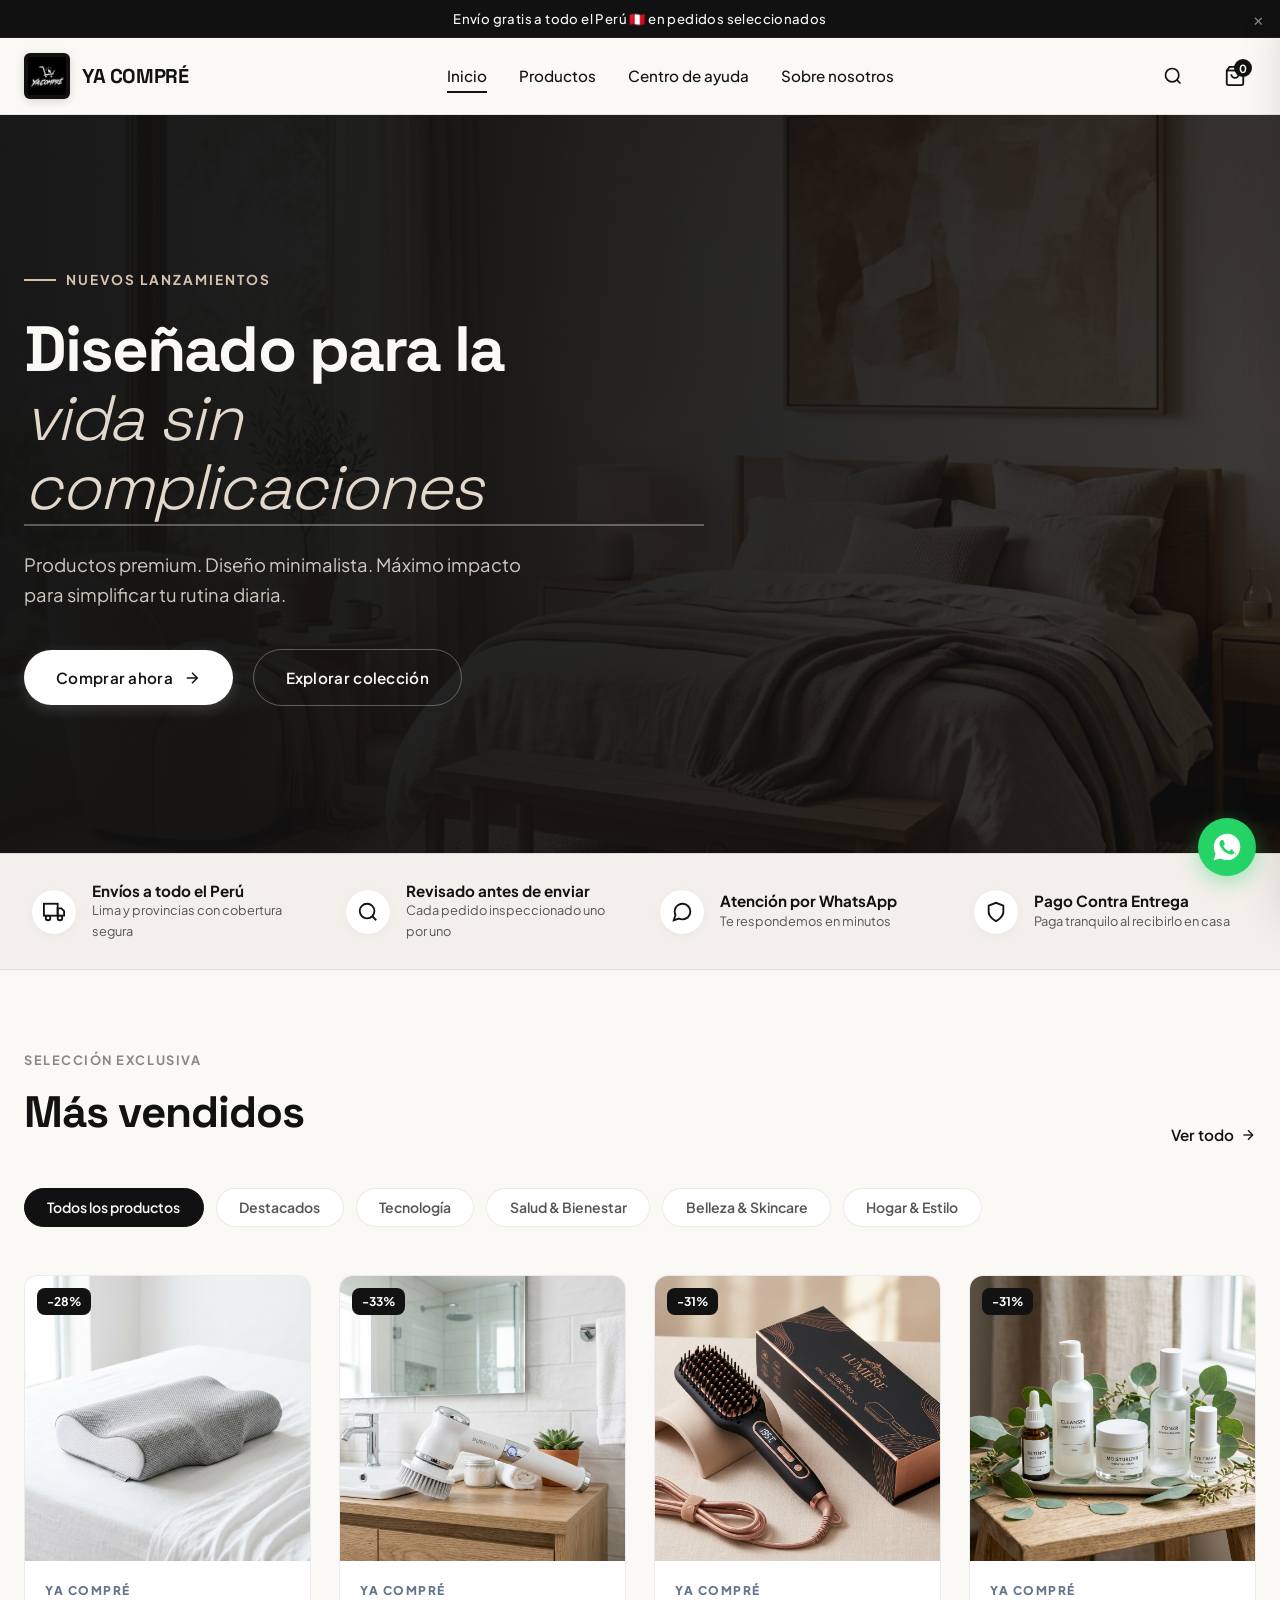
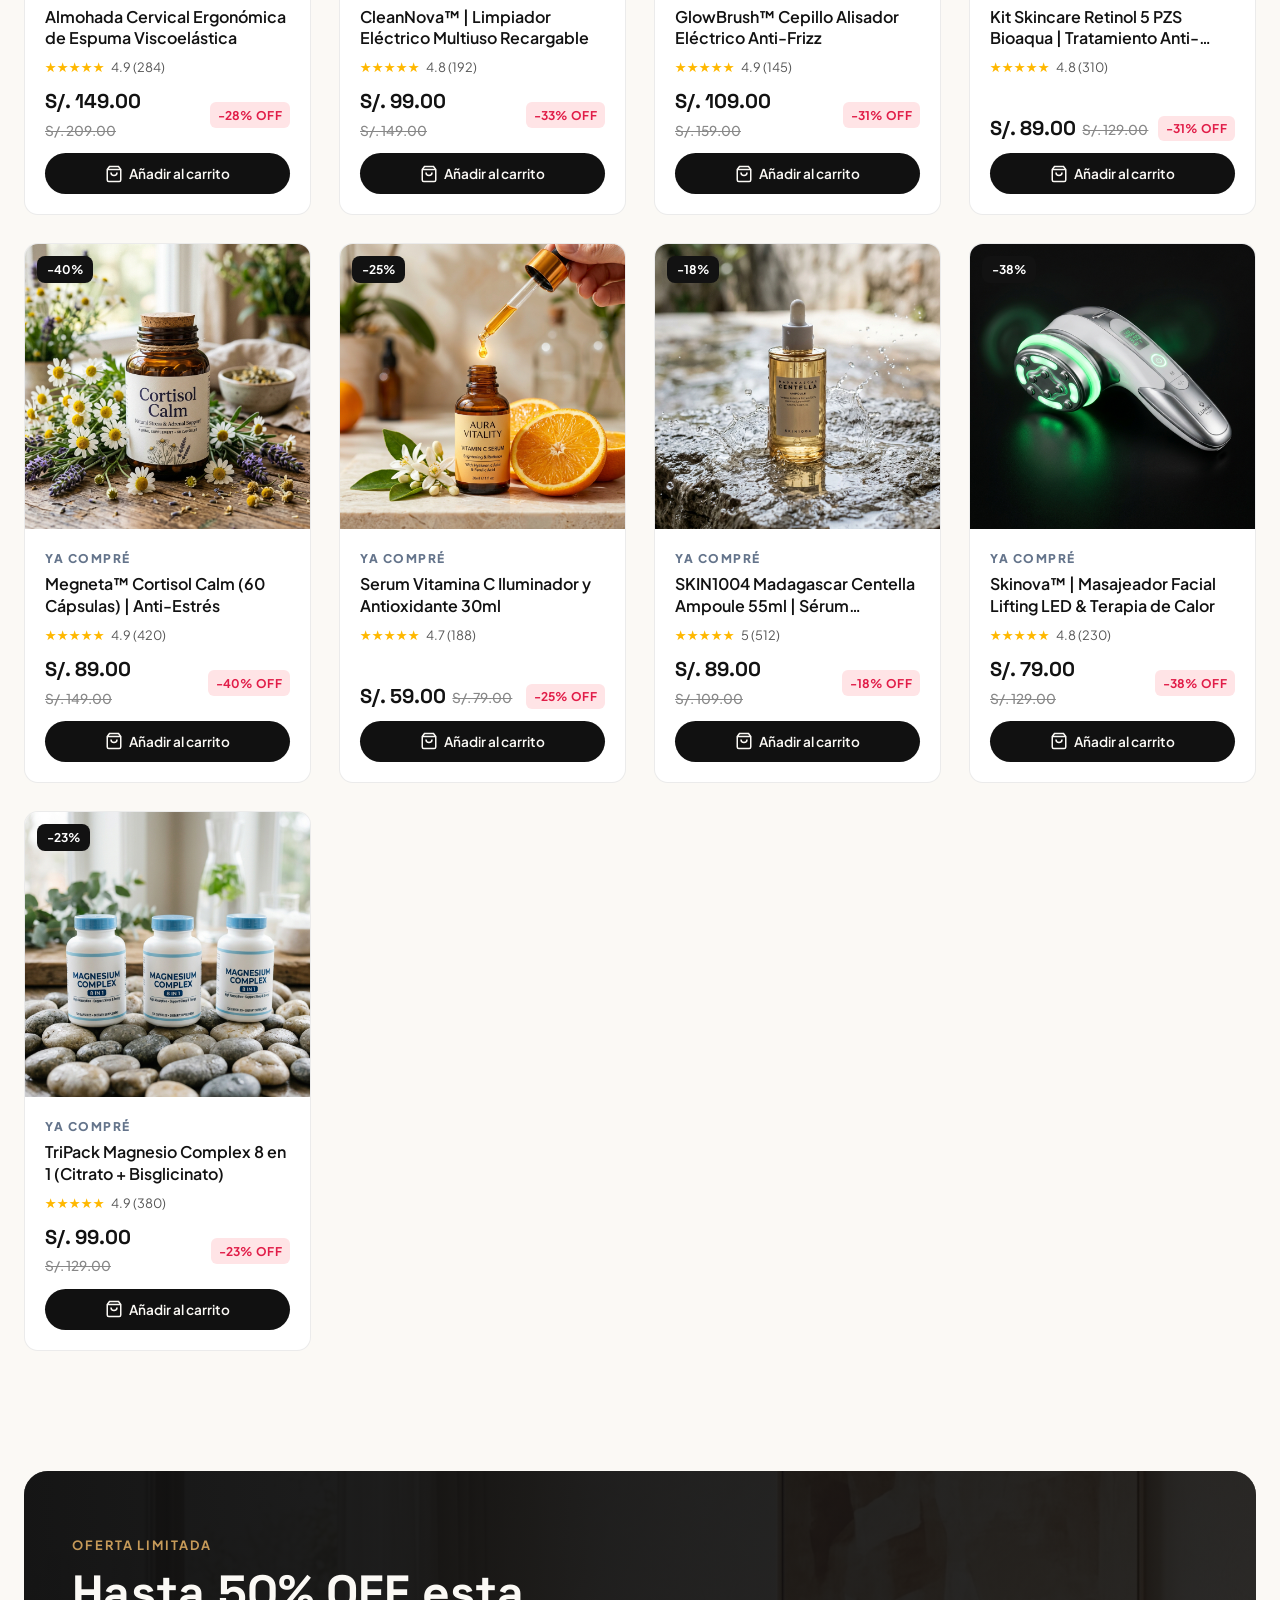
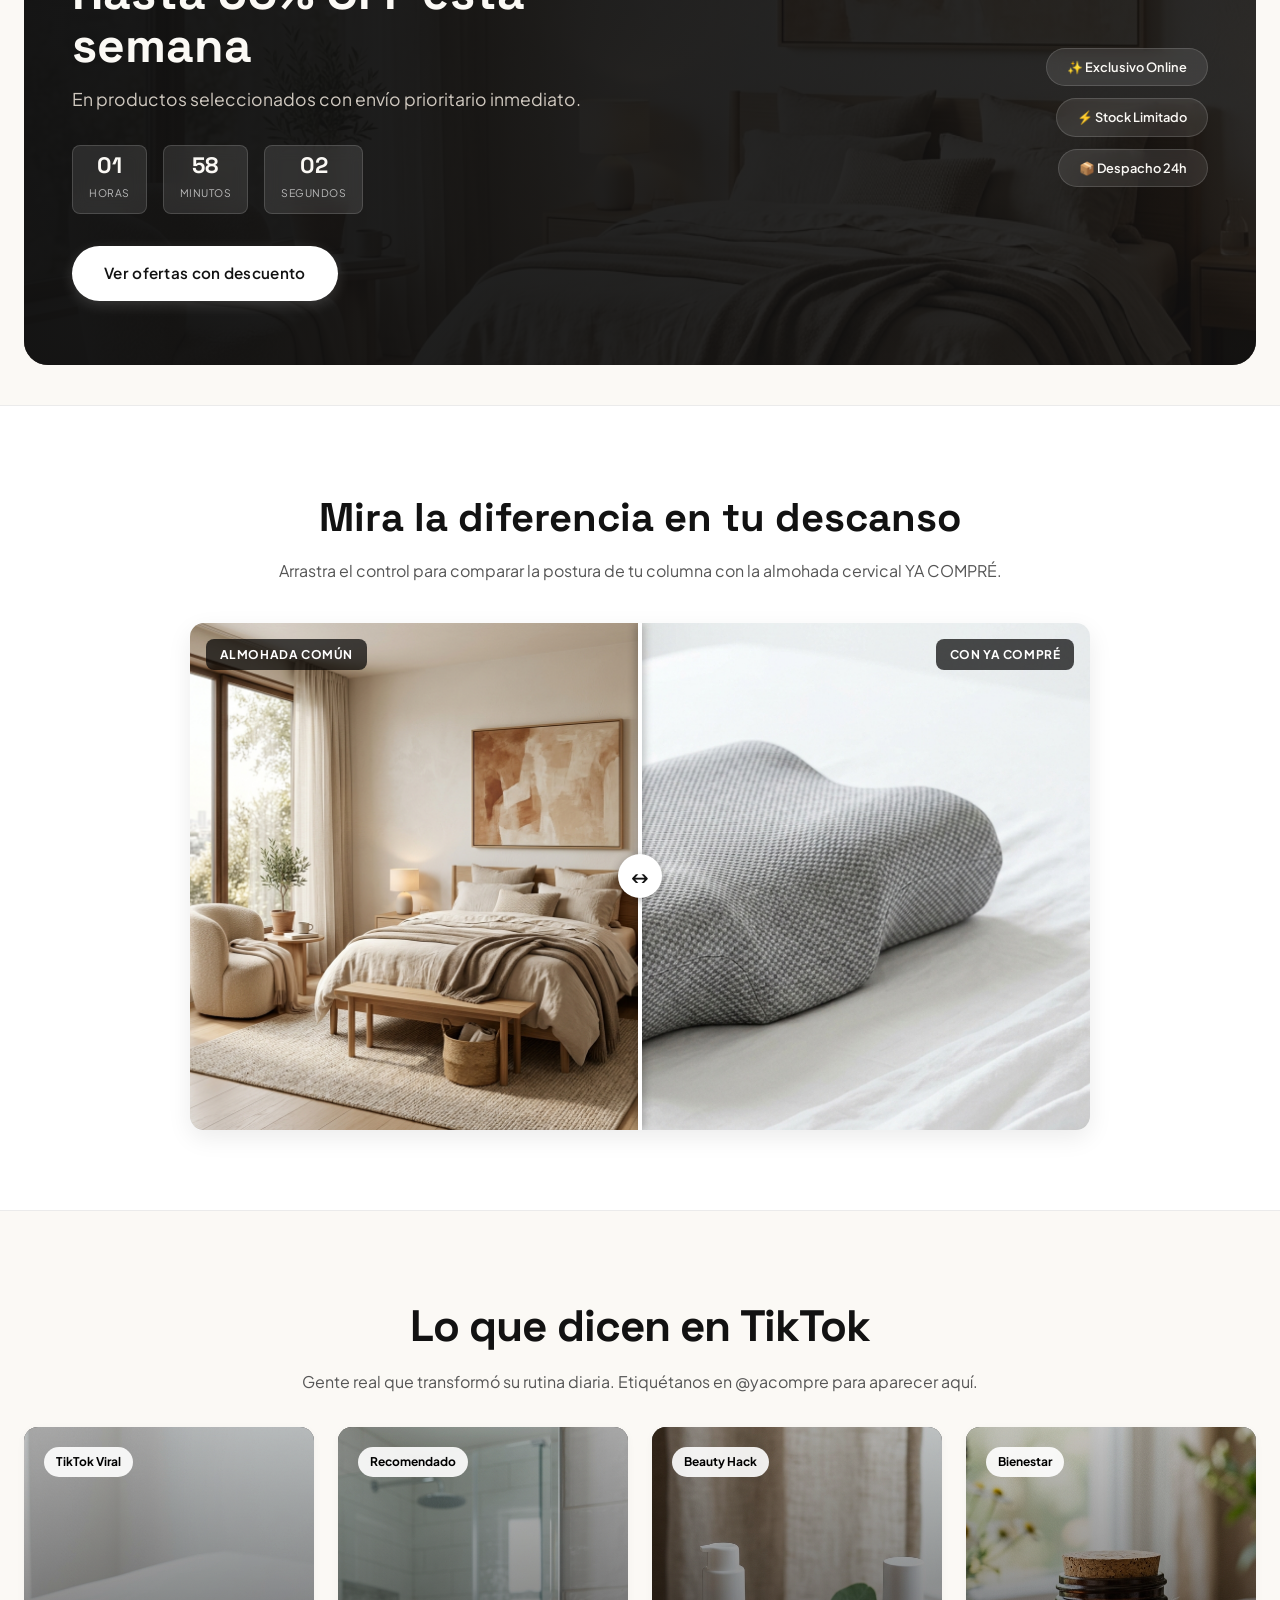
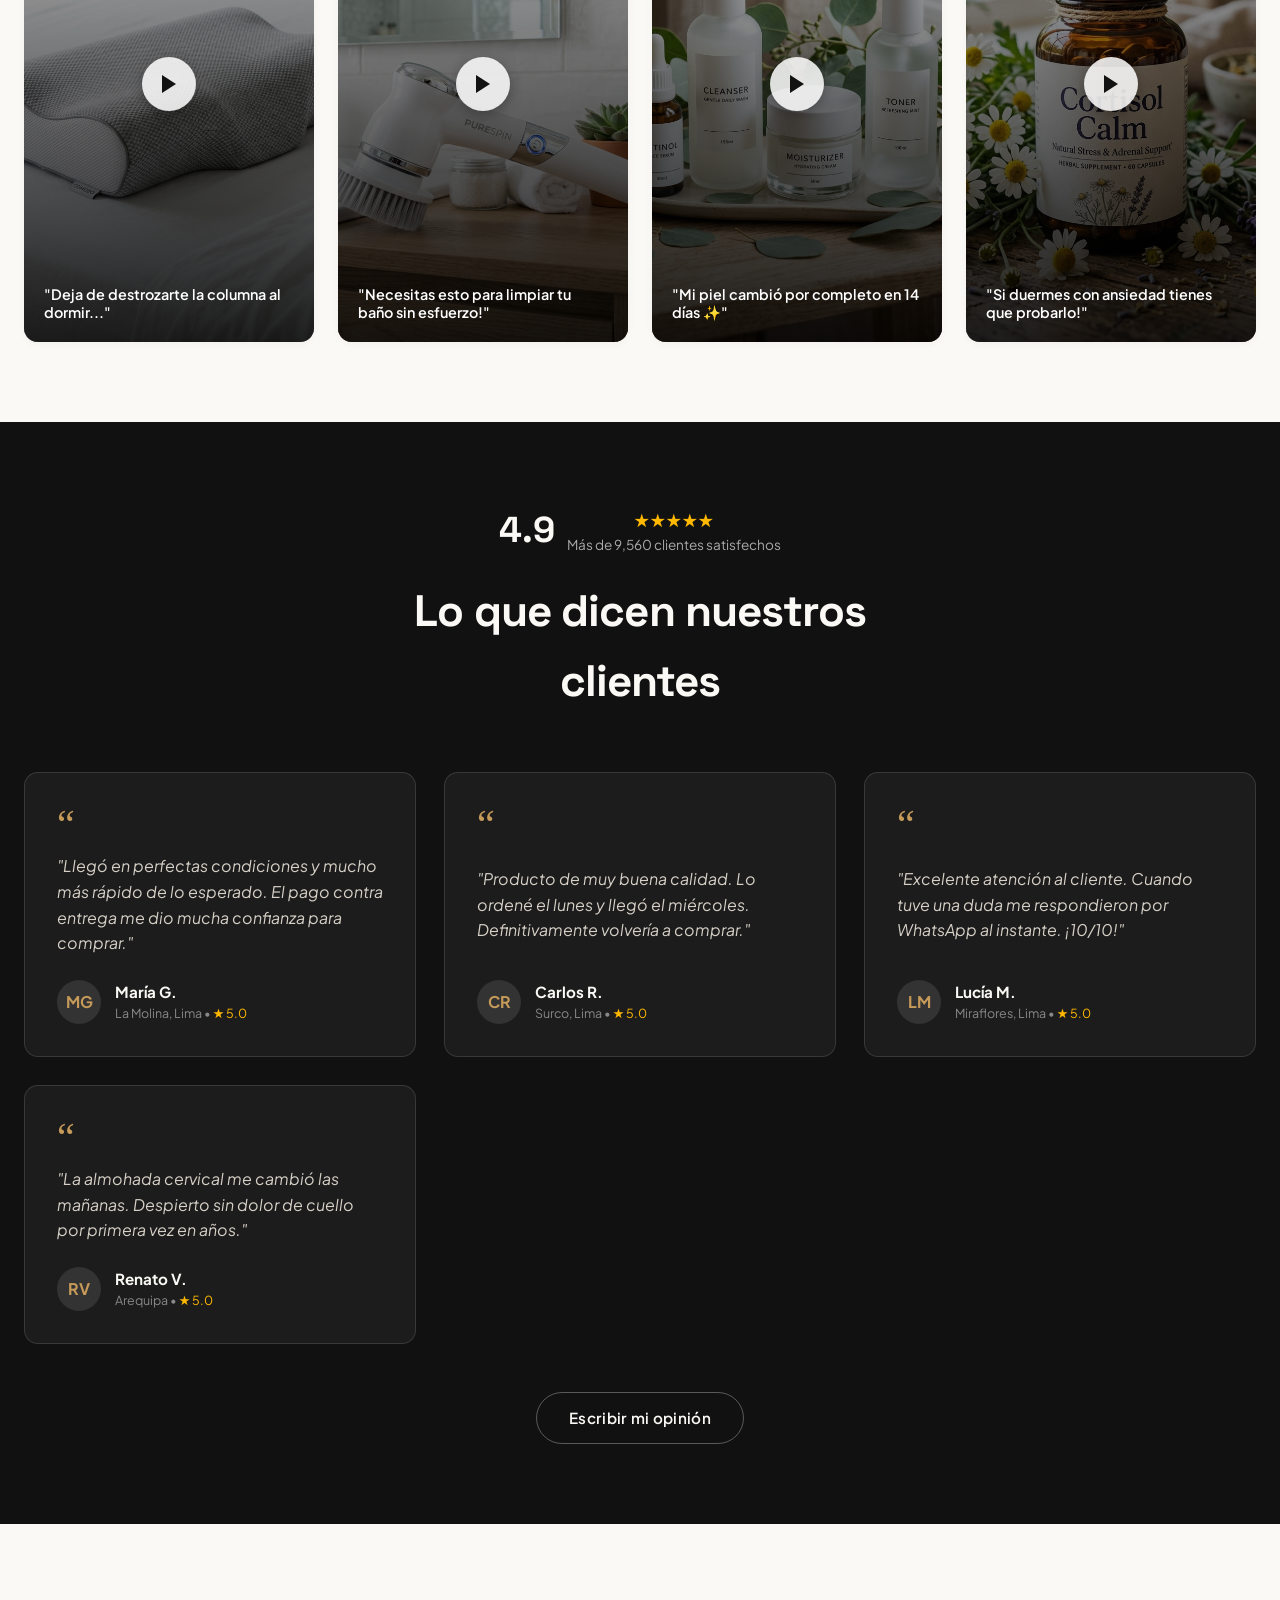
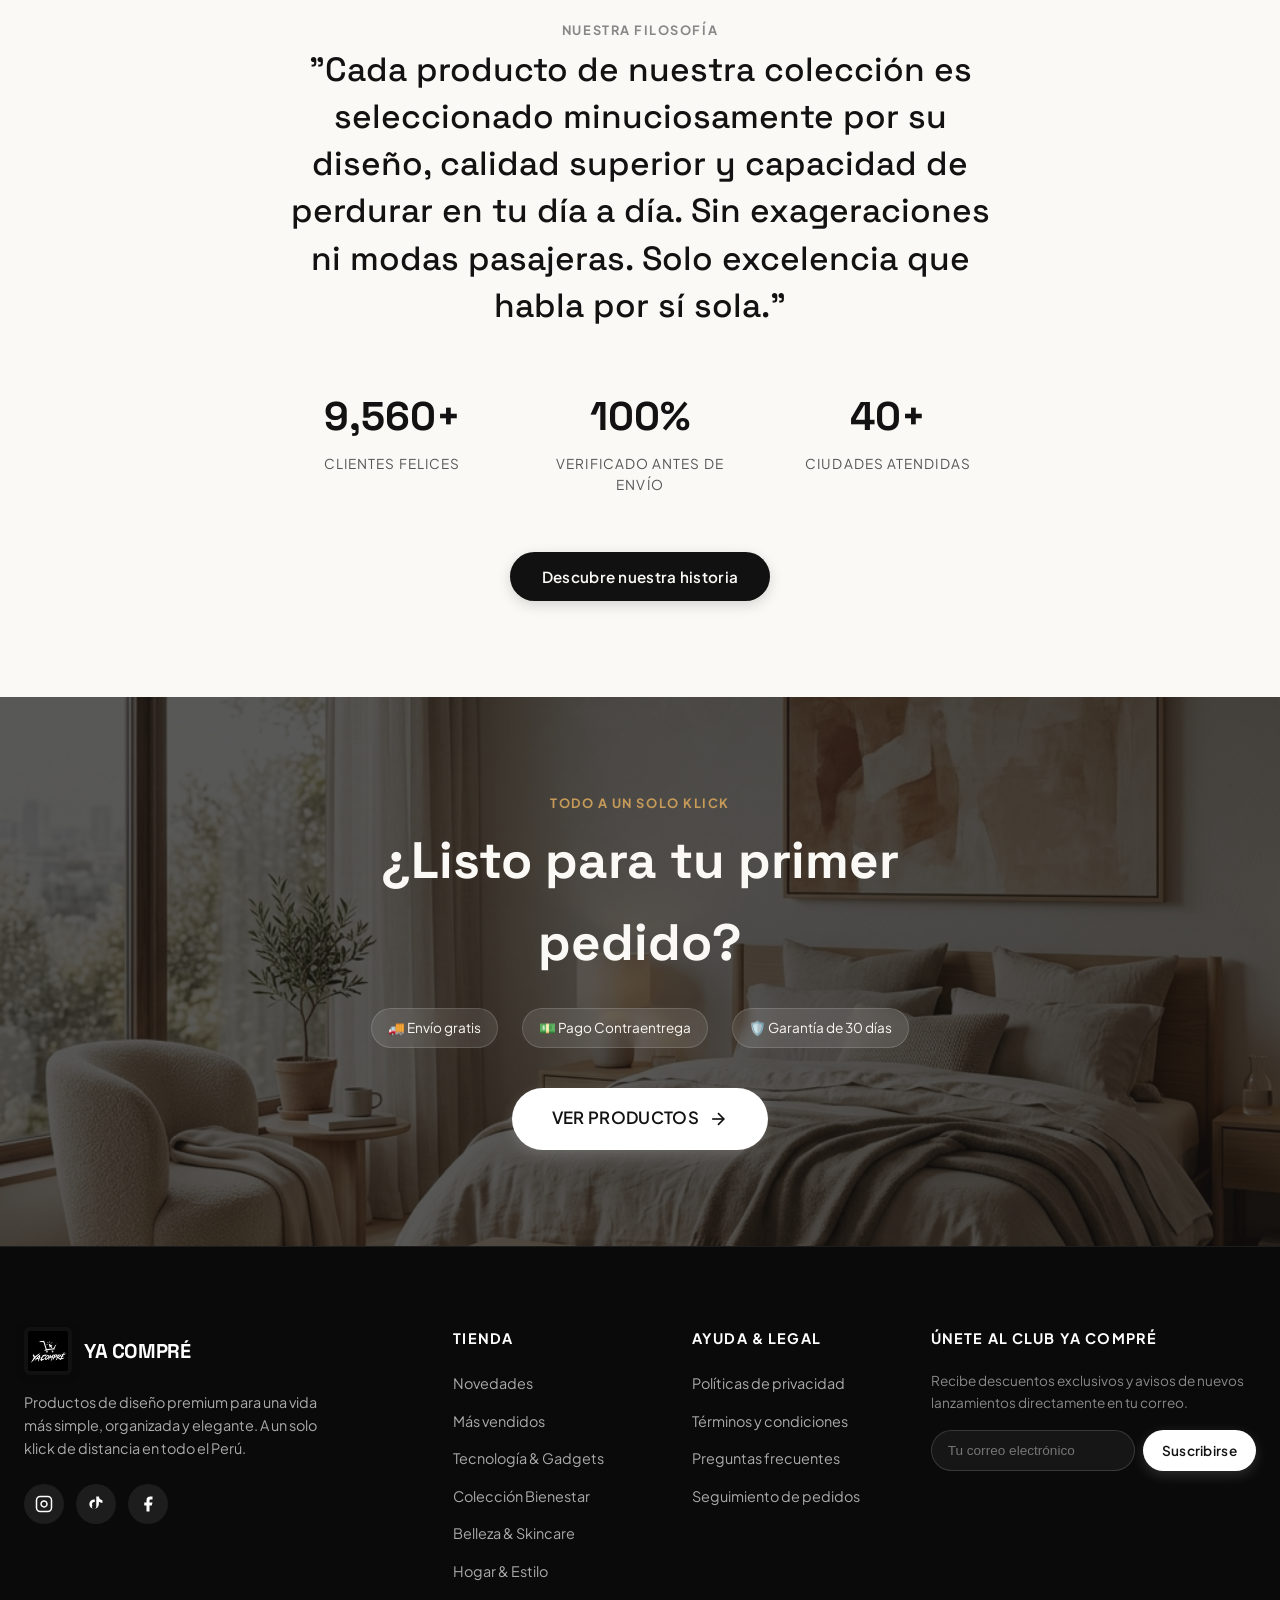
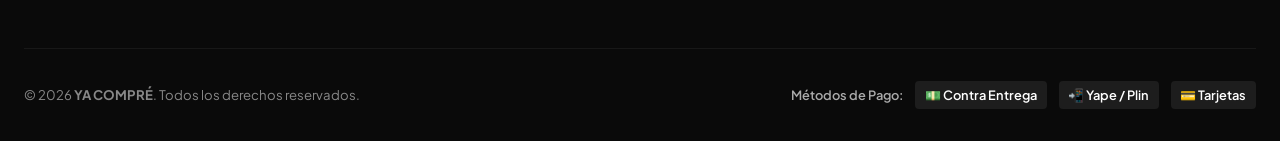
<file: index.html>
<!DOCTYPE html>
<html lang="es">
<head>
  <meta charset="UTF-8">
  <meta name="viewport" content="width=device-width, initial-scale=1.0">
  <title>YA COMPRÉ | Productos Premium a un solo Klick</title>
  <meta name="description" content="YA COMPRÉ - Tu tienda online de confianza en Perú. Productos premium de diseño minimalista, tecnología, belleza y bienestar con envío a todo el Perú y pago contra entrega.">
  <meta name="keywords" content="YA COMPRÉ, ecommerce Perú, productos premium, pago contra entrega, envío gratis Lima, ofertas Perú">
  
  <!-- Open Graph / Facebook / WhatsApp -->
  <meta property="og:type" content="website">
  <meta property="og:title" content="YA COMPRÉ | Productos Premium a un solo Klick">
  <meta property="og:description" content="Productos de diseño premium para una vida más simple y elegante. Envío a todo el Perú con pago contra entrega.">
  <meta property="og:image" content="assets/images/logo2.png">

  <!-- Favicon -->
  <link rel="icon" type="image/png" href="assets/images/logo2.png">

  <!-- Stylesheet -->
  <link rel="stylesheet" href="styles.css">
</head>
<body>

  <!-- Announcement Bar -->
  <div class="announcement-bar" id="announcement-bar">
    <div class="announcement-content" id="announcement-text">
      Envío gratis a todo el Perú 🇵🇪 en pedidos seleccionados
    </div>
    <button class="announcement-close" id="close-announcement" aria-label="Cerrar aviso">&times;</button>
  </div>

  <!-- Site Navigation Header -->
  <header class="site-header" id="site-header">
    <div class="container nav-container">
      
      <!-- Mobile Menu Toggle Button -->
      <button class="mobile-menu-toggle" id="mobile-menu-toggle" aria-label="Abrir menú de navegación">
        <span></span>
        <span></span>
        <span></span>
      </button>

      <!-- Brand Logo & Name (Using Logo 2) -->
      <a href="#" class="brand-logo" id="brand-logo-link">
        <img src="assets/images/logo2.png" alt="YA COMPRÉ Logo">
        <span class="brand-name">YA COMPRÉ</span>
      </a>

      <!-- Navigation Links -->
      <nav>
        <ul class="nav-links" id="nav-links">
          <li><a href="#hero" class="active">Inicio</a></li>
          <li><a href="#productos">Productos</a></li>
          <li><a href="#centro-ayuda" onclick="openHelpModal(event)">Centro de ayuda</a></li>
          <li><a href="#sobre-nosotros" onclick="openAboutModal(event)">Sobre nosotros</a></li>
        </ul>
      </nav>

      <!-- Header Action Buttons -->
      <div class="nav-actions">
        <button class="icon-btn" id="search-icon-btn" onclick="openSearchModal()" aria-label="Buscar productos">
          <svg width="20" height="20" viewBox="0 0 24 24" fill="none" stroke="currentColor" stroke-width="2"><circle cx="11" cy="11" r="8"/><line x1="21" y1="21" x2="16.65" y2="16.65"/></svg>
        </button>

        <button class="icon-btn" id="cart-icon-btn" aria-label="Ver Carrito de Compras">
          <svg width="22" height="22" viewBox="0 0 24 24" fill="none" stroke="currentColor" stroke-width="2"><path d="M6 2L3 6v14a2 2 0 0 0 2 2h14a2 2 0 0 0 2-2V6l-3-4z"/><line x1="3" y1="6" x2="21" y2="6"/><path d="M16 10a4 4 0 0 1-8 0"/></svg>
          <span class="cart-badge" id="cart-count-badge">0</span>
        </button>
      </div>

    </div>
  </header>

  <main>
    <!-- Hero Section -->
    <section class="hero-section" id="hero">
      <div class="hero-bg-wrapper">
        <img src="assets/images/hero_bg.png" alt="Modern Minimalist Interior Living">
      </div>
      <div class="hero-overlay"></div>
      <div class="container">
        <div class="hero-content animate-fade-in">
          <div class="hero-subtitle">NUEVOS LANZAMIENTOS</div>
          <h1 class="hero-title">
            Diseñado para la<br>
            <span class="hero-slogan-dynamic" id="hero-slogan-dynamic">vida sin complicaciones</span>
          </h1>
          <p class="hero-description">
            Productos premium. Diseño minimalista. Máximo impacto para simplificar tu rutina diaria.
          </p>
          <div class="hero-actions">
            <a href="#productos" class="btn btn-primary btn-icon-right">
              Comprar ahora
              <svg width="18" height="18" viewBox="0 0 24 24" fill="none" stroke="currentColor" stroke-width="2"><line x1="5" y1="12" x2="19" y2="12"/><polyline points="12 5 19 12 12 19"/></svg>
            </a>
            <a href="#bestsellers" class="btn btn-outline-light">Explorar colección</a>
          </div>
        </div>
      </div>
    </section>

    <!-- Value Props Ticker Strip -->
    <section class="features-ticker-strip">
      <div class="container">
        <div class="features-grid">
          
          <div class="feature-item">
            <div class="feature-icon-wrapper">
              <svg width="22" height="22" viewBox="0 0 24 24" fill="none" stroke="currentColor" stroke-width="2"><rect x="1" y="3" width="15" height="13"/><polygon points="16 8 20 8 23 11 23 16 16 16 16 8"/><circle cx="5.5" cy="18.5" r="2.5"/><circle cx="18.5" cy="18.5" r="2.5"/></svg>
            </div>
            <div class="feature-text">
              <h4>Envíos a todo el Perú</h4>
              <p>Lima y provincias con cobertura segura</p>
            </div>
          </div>

          <div class="feature-item">
            <div class="feature-icon-wrapper">
              <svg width="22" height="22" viewBox="0 0 24 24" fill="none" stroke="currentColor" stroke-width="2"><circle cx="11" cy="11" r="8"/><line x1="21" y1="21" x2="16.65" y2="16.65"/></svg>
            </div>
            <div class="feature-text">
              <h4>Revisado antes de enviar</h4>
              <p>Cada pedido inspeccionado uno por uno</p>
            </div>
          </div>

          <div class="feature-item">
            <div class="feature-icon-wrapper">
              <svg width="22" height="22" viewBox="0 0 24 24" fill="none" stroke="currentColor" stroke-width="2"><path d="M21 11.5a8.38 8.38 0 0 1-.9 3.8 8.5 8.5 0 0 1-7.6 4.7 8.38 8.38 0 0 1-3.8-.9L3 21l1.9-5.7a8.38 8.38 0 0 1-.9-3.8 8.5 8.5 0 0 1 4.7-7.6 8.38 8.38 0 0 1 3.8-.9h.5a8.48 8.48 0 0 1 8 8v.5z"/></svg>
            </div>
            <div class="feature-text">
              <h4>Atención por WhatsApp</h4>
              <p>Te respondemos en minutos</p>
            </div>
          </div>

          <div class="feature-item">
            <div class="feature-icon-wrapper">
              <svg width="22" height="22" viewBox="0 0 24 24" fill="none" stroke="currentColor" stroke-width="2"><path d="M12 22s8-4 8-10V5l-8-3-8 3v7c0 6 8 10 8 10z"/></svg>
            </div>
            <div class="feature-text">
              <h4>Pago Contra Entrega</h4>
              <p>Paga tranquilo al recibirlo en casa</p>
            </div>
          </div>

        </div>
      </div>
    </section>

    <!-- Catalog / Bestsellers Section -->
    <section class="catalog-section" id="productos">
      <div class="container">
        
        <div class="section-header">
          <div>
            <span class="section-tag">SELECCIÓN EXCLUSIVA</span>
            <h2 class="section-title">Más vendidos</h2>
          </div>
          <a href="#productos" class="view-all-link" onclick="filterCategory('todos')">
            Ver todo
            <svg width="16" height="16" viewBox="0 0 24 24" fill="none" stroke="currentColor" stroke-width="2"><line x1="5" y1="12" x2="19" y2="12"/><polyline points="12 5 19 12 12 19"/></svg>
          </a>
        </div>

        <!-- Category Filter Tabs -->
        <div class="filter-tabs">
          <button class="filter-tab active" data-category="todos">Todos los productos</button>
          <button class="filter-tab" data-category="bestsellers">Destacados</button>
          <button class="filter-tab" data-category="tecnologia">Tecnología</button>
          <button class="filter-tab" data-category="bienestar">Salud & Bienestar</button>
          <button class="filter-tab" data-category="belleza">Belleza & Skincare</button>
          <button class="filter-tab" data-category="hogar">Hogar & Estilo</button>
        </div>

        <!-- Products Grid Container -->
        <div class="products-grid" id="products-grid">
          <!-- Dynamic Products injected via JavaScript app.js -->
        </div>

      </div>
    </section>

    <!-- Promotional Discount Banner -->
    <section class="promo-banner-section">
      <div class="container">
        <div class="promo-card">
          <div class="promo-bg">
            <img src="assets/images/hero_bg.png" alt="Promo Offer">
          </div>
          <div class="promo-overlay"></div>
          
          <div class="promo-content">
            <span class="promo-tag">OFERTA LIMITADA</span>
            <h2 class="promo-title">Hasta 50% OFF esta semana</h2>
            <p class="promo-subtitle">En productos seleccionados con envío prioritario inmediato.</p>

            <div class="promo-countdown">
              <div class="countdown-box">
                <span class="val" id="timer-hrs">01</span>
                <span class="lbl">Horas</span>
              </div>
              <div class="countdown-box">
                <span class="val" id="timer-min">58</span>
                <span class="lbl">Minutos</span>
              </div>
              <div class="countdown-box">
                <span class="val" id="timer-sec">04</span>
                <span class="lbl">Segundos</span>
              </div>
            </div>

            <a href="#productos" class="btn btn-primary" onclick="filterCategory('bestsellers')">Ver ofertas con descuento</a>
          </div>

          <div class="promo-badges">
            <div class="badge-pill">✨ Exclusivo Online</div>
            <div class="badge-pill">⚡ Stock Limitado</div>
            <div class="badge-pill">📦 Despacho 24h</div>
          </div>

        </div>
      </div>
    </section>

    <!-- Interactive Posture Comparison Slider -->
    <section class="comparison-section">
      <div class="container">
        <div class="comparison-wrapper">
          <h2 class="comparison-title">Mira la diferencia en tu descanso</h2>
          <p class="comparison-desc">Arrastra el control para comparar la postura de tu columna con la almohada cervical YA COMPRÉ.</p>
          
          <div class="before-after-container" id="comparison-container">
            <!-- After Image (Bottom) -->
            <img src="assets/images/almohada_cervical.png" alt="Con Almohada Ergonomica YA COMPRÉ" class="after-image">
            <span class="comparison-label label-after">CON YA COMPRÉ</span>

            <!-- Before Image (Top Clip) -->
            <div class="before-image-wrapper" id="before-wrapper">
              <img src="assets/images/hero_bg.png" alt="Sin Almohada Ergonomica" class="before-image">
              <span class="comparison-label label-before">ALMOHADA COMÚN</span>
            </div>

            <!-- Drag Handle Button -->
            <div class="slider-handle" id="comparison-handle">
              <div class="slider-handle-button">↔</div>
            </div>
          </div>

        </div>
      </div>
    </section>

    <!-- TikTok Video Reviews Showcase -->
    <section class="tiktok-section">
      <div class="container">
        <div class="section-header" style="text-align: center; display: block; margin-bottom: 2rem;">
          <h2 class="section-title">Lo que dicen en TikTok</h2>
          <p style="color: var(--text-secondary); margin-top: 0.5rem;">Gente real que transformó su rutina diaria. Etiquétanos en @yacompre para aparecer aquí.</p>
        </div>

        <div class="tiktok-grid">
          
          <div class="tiktok-card" onclick="openTikTokModal('Almohada Cervical', 'video1.mp4')">
            <img src="assets/images/almohada_cervical.png" alt="Testimonio TikTok Cervical">
            <div class="tiktok-card-overlay">
              <div class="tiktok-badge">TikTok Viral</div>
              <div class="play-icon-circle">
                <svg width="24" height="24" viewBox="0 0 24 24" fill="currentColor"><polygon points="5 3 19 12 5 21 5 3"/></svg>
              </div>
              <div class="tiktok-caption">"Deja de destrozarte la columna al dormir..."</div>
            </div>
          </div>

          <div class="tiktok-card" onclick="openTikTokModal('CleanNova Scrubber', 'video2.mp4')">
            <img src="assets/images/cleannova_scrubber.png" alt="Testimonio TikTok CleanNova">
            <div class="tiktok-card-overlay">
              <div class="tiktok-badge">Recomendado</div>
              <div class="play-icon-circle">
                <svg width="24" height="24" viewBox="0 0 24 24" fill="currentColor"><polygon points="5 3 19 12 5 21 5 3"/></svg>
              </div>
              <div class="tiktok-caption">"Necesitas esto para limpiar tu baño sin esfuerzo!"</div>
            </div>
          </div>

          <div class="tiktok-card" onclick="openTikTokModal('Retinol Kit', 'video3.mp4')">
            <img src="assets/images/retinol_kit.png" alt="Testimonio TikTok Skincare">
            <div class="tiktok-card-overlay">
              <div class="tiktok-badge">Beauty Hack</div>
              <div class="play-icon-circle">
                <svg width="24" height="24" viewBox="0 0 24 24" fill="currentColor"><polygon points="5 3 19 12 5 21 5 3"/></svg>
              </div>
              <div class="tiktok-caption">"Mi piel cambió por completo en 14 días ✨"</div>
            </div>
          </div>

          <div class="tiktok-card" onclick="openTikTokModal('Cortisol Calm', 'video4.mp4')">
            <img src="assets/images/cortisol_calm.png" alt="Testimonio TikTok Cortisol Calm">
            <div class="tiktok-card-overlay">
              <div class="tiktok-badge">Bienestar</div>
              <div class="play-icon-circle">
                <svg width="24" height="24" viewBox="0 0 24 24" fill="currentColor"><polygon points="5 3 19 12 5 21 5 3"/></svg>
              </div>
              <div class="tiktok-caption">"Si duermes con ansiedad tienes que probarlo!"</div>
            </div>
          </div>

        </div>
      </div>
    </section>

    <!-- Testimonials Section -->
    <section class="testimonials-section">
      <div class="container">
        
        <div class="testimonials-header">
          <div class="rating-summary">
            <span class="rating-score">4.9</span>
            <div>
              <div style="color: var(--accent-star); font-size: 1.1rem;">★★★★★</div>
              <div style="font-size: 0.85rem; color: #AAA;">Más de 9,560 clientes satisfechos</div>
            </div>
          </div>
          <h2 class="section-title">Lo que dicen nuestros clientes</h2>
        </div>

        <div class="testimonials-grid" id="testimonials-grid">
          <!-- Dynamic reviews rendered by app.js -->
        </div>

        <div class="add-review-cta">
          <button class="btn btn-outline-light" onclick="openReviewModal()">Escribir mi opinión</button>
        </div>

      </div>
    </section>

    <!-- Philosophy Section -->
    <section class="philosophy-section">
      <div class="container philosophy-container">
        <span class="section-tag">NUESTRA FILOSOFÍA</span>
        <blockquote class="philosophy-quote">
          "Cada producto de nuestra colección es seleccionado minuciosamente por su diseño, calidad superior y capacidad de perdurar en tu día a día. Sin exageraciones ni modas pasajeras. Solo excelencia que habla por sí sola."
        </blockquote>

        <div class="stats-grid">
          <div class="stat-item">
            <h3>9,560+</h3>
            <p>Clientes felices</p>
          </div>
          <div class="stat-item">
            <h3>100%</h3>
            <p>Verificado antes de envío</p>
          </div>
          <div class="stat-item">
            <h3>40+</h3>
            <p>Ciudades atendidas</p>
          </div>
        </div>

        <button class="btn btn-secondary" onclick="openAboutModal(event)">Descubre nuestra historia</button>
      </div>
    </section>

    <!-- Order Call to Action -->
    <section class="order-cta-section">
      <div class="order-cta-bg">
        <img src="assets/images/hero_bg.png" alt="Order CTA Background">
      </div>
      <div class="container order-cta-content">
        <span class="section-tag" style="color: var(--accent-gold);">TODO A UN SOLO KLICK</span>
        <h2 class="order-cta-title">¿Listo para tu primer pedido?</h2>
        
        <div class="cta-trust-tags">
          <span class="trust-tag">🚚 Envío gratis</span>
          <span class="trust-tag">💵 Pago Contraentrega</span>
          <span class="trust-tag">🛡️ Garantía de 30 días</span>
        </div>

        <a href="#productos" class="btn btn-primary btn-icon-right" style="padding: 1.1rem 2.5rem; font-size: 1.05rem;">
          VER PRODUCTOS
          <svg width="20" height="20" viewBox="0 0 24 24" fill="none" stroke="currentColor" stroke-width="2"><line x1="5" y1="12" x2="19" y2="12"/><polyline points="12 5 19 12 12 19"/></svg>
        </a>
      </div>
    </section>
  </main>

  <!-- Site Footer (Using Logo 2) -->
  <footer class="site-footer">
    <div class="container">
      <div class="footer-grid">
        
        <div class="footer-brand">
          <a href="#" class="brand-logo">
            <img src="assets/images/logo2.png" alt="YA COMPRÉ Logo Footer">
            <span class="brand-name" style="color:#FFF;">YA COMPRÉ</span>
          </a>
          <p>Productos de diseño premium para una vida más simple, organizada y elegante. A un solo klick de distancia en todo el Perú.</p>
          <div class="social-links">
            <a href="https://www.instagram.com/ya.compre/#" target="_blank" rel="noopener noreferrer" class="social-btn" aria-label="Instagram">
              <svg width="18" height="18" viewBox="0 0 24 24" fill="none" stroke="currentColor" stroke-width="2"><rect x="2" y="2" width="20" height="20" rx="5" ry="5"/><path d="M16 11.37A4 4 0 1 1 12.63 8 4 4 0 0 1 16 11.37z"/><line x1="17.5" y1="6.5" x2="17.51" y2="6.5"/></svg>
            </a>
            <a href="https://www.tiktok.com/@ya.compre?_r=1&amp;_t=ZS-99XEI2u6Qo0" target="_blank" rel="noopener noreferrer" class="social-btn" aria-label="TikTok">
              <svg width="18" height="18" viewBox="0 0 24 24" fill="currentColor"><path d="M19.59 6.69a4.83 4.83 0 0 1-3.77-4.25V2h-3.45v13.67a2.89 2.89 0 1 1-5.2-1.74 2.89 2.89 0 0 1 2.31-4.64 2.93 2.93 0 0 1 .88.13V6.02a6.32 6.32 0 0 0-.88-.06 6.34 6.34 0 1 0 6.34 6.34V9a8.16 8.16 0 0 0 4.77 1.52v-3.4a4.85 4.85 0 0 1-1-.43z"/></svg>
            </a>
            <a href="https://www.facebook.com/share/1B3dNQCyqR/" target="_blank" rel="noopener noreferrer" class="social-btn" aria-label="Facebook">
              <svg width="18" height="18" viewBox="0 0 24 24" fill="currentColor"><path d="M18 2h-3a5 5 0 0 0-5 5v3H7v4h3v8h4v-8h3l1-4h-4V7a1 1 0 0 1 1-1h3z"/></svg>
            </a>
          </div>
        </div>

        <div class="footer-col">
          <h4>Tienda</h4>
          <ul class="footer-links">
            <li><a href="/?category=todos#productos" onclick="filterCategory('todos')">Novedades</a></li>
            <li><a href="/?category=bestsellers#productos" onclick="filterCategory('bestsellers')">Más vendidos</a></li>
            <li><a href="/?category=tecnologia#productos" onclick="filterCategory('tecnologia')">Tecnología &amp; Gadgets</a></li>
            <li><a href="/?category=bienestar#productos" onclick="filterCategory('bienestar')">Colección Bienestar</a></li>
            <li><a href="/?category=belleza#productos" onclick="filterCategory('belleza')">Belleza &amp; Skincare</a></li>
            <li><a href="/?category=hogar#productos" onclick="filterCategory('hogar')">Hogar &amp; Estilo</a></li>
          </ul>
        </div>

        <div class="footer-col">
          <h4>Ayuda & Legal</h4>
          <ul class="footer-links">
            <li><a href="#" onclick="openHelpModal(event)">Políticas de privacidad</a></li>
            <li><a href="#" onclick="openHelpModal(event)">Términos y condiciones</a></li>
            <li><a href="#" onclick="openHelpModal(event)">Preguntas frecuentes</a></li>
            <li><a href="#" onclick="openHelpModal(event)">Seguimiento de pedidos</a></li>
          </ul>
        </div>

        <div class="footer-col">
          <h4>Únete al Club YA COMPRÉ</h4>
          <p style="font-size: 0.85rem; margin-bottom: 0.75rem;">Recibe descuentos exclusivos y avisos de nuevos lanzamientos directamente en tu correo.</p>
          <form class="newsletter-form" onsubmit="event.preventDefault(); alert('¡Gracias por suscribirte a YA COMPRÉ!'); this.reset();">
            <input type="email" placeholder="Tu correo electrónico" required>
            <button type="submit" class="btn btn-primary" style="padding: 0.6rem 1.2rem; font-size: 0.85rem;">Suscribirse</button>
          </form>
        </div>

      </div>

      <div class="footer-bottom">
        <div>© 2026 <strong>YA COMPRÉ</strong>. Todos los derechos reservados.</div>
        <div class="payment-methods-strip">
          <span>Métodos de Pago:</span>
          <span class="payment-pill">💵 Contra Entrega</span>
          <span class="payment-pill">📲 Yape / Plin</span>
          <span class="payment-pill">💳 Tarjetas</span>
        </div>
      </div>

    </div>
  </footer>

  <!-- Slide-out Cart Drawer -->
  <div class="cart-drawer-overlay" id="cart-drawer-overlay"></div>
  <aside class="cart-drawer" id="cart-drawer">
    <div class="cart-drawer-header">
      <h3>Tu Carrito (<span id="cart-drawer-count">YA COMPRÉ</span>)</h3>
      <button class="icon-btn" id="close-cart-drawer" aria-label="Cerrar Carrito">&times;</button>
    </div>
    
    <div class="free-shipping-progress">
      <div class="free-shipping-text" id="free-shipping-text-val">
        Agrega <strong>S/. 150.00</strong> más para Envío Gratis
      </div>
      <div class="progress-bar-bg">
        <div class="progress-bar-fill" id="free-shipping-fill"></div>
      </div>
    </div>

    <div class="cart-items-container" id="cart-items-container">
      <!-- Injected via JavaScript -->
    </div>

    <div class="cart-drawer-footer">
      <div class="cart-subtotal-row">
        <span>Subtotal:</span>
        <span id="cart-subtotal-val">S/. 0.00</span>
      </div>
      <p style="font-size: 0.75rem; color: var(--text-muted);">Impuestos y gastos de envío calculados al finalizar compra.</p>
      <button class="cart-checkout-btn" id="cart-checkout-btn">
        CONTINUAR AL PAGO CONTRA ENTREGA →
      </button>
    </div>
  </aside>

  <!-- Modals -->

  <!-- Product Detail / Quick View Modal -->
  <div class="modal-backdrop" id="product-modal-backdrop">
    <div class="modal-window">
      <button class="modal-close-btn" onclick="closeModals()">&times;</button>
      <div id="product-modal-content">
        <!-- Rendered by openProductModal in app.js -->
      </div>
    </div>
  </div>

  <!-- Cash on Delivery (Pago Contra Entrega) Checkout Form Modal -->
  <div class="modal-backdrop" id="cod-modal-backdrop">
    <div class="modal-window cod-form-modal">
      <button class="modal-close-btn" onclick="closeModals()">&times;</button>
      
      <div style="text-align: center; margin-bottom: 1.5rem;">
        <img src="assets/images/logo2.png" alt="YA COMPRÉ Logo" style="height: 48px; margin: 0 auto 0.5rem;">
        <h2 style="font-family: var(--font-heading); font-size: 1.5rem;">Pedido Contra Entrega (Perú)</h2>
        <p style="font-size: 0.85rem; color: var(--text-secondary);">Completa tus datos para enviarte el pedido y pagar al recibirlo.</p>
      </div>

      <div id="cod-order-summary"></div>

      <form id="cod-checkout-form">
        <div class="form-group">
          <label for="cod-name">Nombres y Apellidos *</label>
          <input type="text" id="cod-name" placeholder="Ej. Juan Pérez" required>
        </div>

        <div class="form-group">
          <label for="cod-phone">Número de WhatsApp / Teléfono *</label>
          <input type="tel" id="cod-phone" placeholder="Ej. 987654321" required>
        </div>

        <div class="form-group">
          <label for="cod-district">Ciudad / Distrito / Provincia *</label>
          <input type="text" id="cod-district" placeholder="Ej. San Borja, Lima o Chiclayo, Lambayeque" required>
        </div>

        <div class="form-group">
          <label for="cod-address">Dirección de Entrega Exacta + Referencia *</label>
          <input type="text" id="cod-address" placeholder="Ej. Av. Javier Prado 1234, Dpto 301 (Frente a la tienda X)" required>
        </div>

        <div class="form-group">
          <label for="cod-payment">Forma de Pago Preferida al Recibir *</label>
          <select id="cod-payment" required>
            <option value="Efectivo en mano">Efectivo en mano al repartidor</option>
            <option value="Yape / Plin">Yape o Plin al momento de recibir</option>
            <option value="Tarjeta de crédito/débito">Tarjeta de Crédito / Débito pos repartidor</option>
          </select>
        </div>

        <button type="submit" class="btn btn-whatsapp" style="width: 100%; height: 50px; font-size: 1.05rem; margin-top: 1rem;">
          🚀 CONFIRMAR MI PEDIDO POR WHATSAPP
        </button>
      </form>
    </div>
  </div>

  <!-- Help & FAQs Modal -->
  <div class="modal-backdrop" id="help-modal-backdrop">
    <div class="modal-window" style="max-width: 650px; padding: 2.5rem;">
      <button class="modal-close-btn" onclick="closeModals()">&times;</button>
      <h2 style="font-family: var(--font-heading); font-size: 1.75rem; margin-bottom: 1.5rem;">Centro de Ayuda & Preguntas Frecuentes</h2>

      <div class="accordion-item active">
        <div class="accordion-header">¿Cómo funciona el Pago Contra Entrega? <span>+</span></div>
        <div class="accordion-content">
          Tú realizas tu pedido en nuestra web o por WhatsApp. Nosotros lo empacamos y lo enviamos hasta la puerta de tu casa. Le pagas directamente al repartidor en efectivo, Yape, Plin o tarjeta cuando recibas y revises tu paquete.
        </div>
      </div>

      <div class="accordion-item">
        <div class="accordion-header">¿Cuánto demoran los envíos? <span>+</span></div>
        <div class="accordion-content">
          Para Lima Metropolitana entregamos en 24 a 48 horas hábiles. Para provincias el envío demora entre 2 a 4 días hábiles mediante Olva Courier o Shalom con seguimiento.
        </div>
      </div>

      <div class="accordion-item">
        <div class="accordion-header">¿Tienen garantía los productos? <span>+</span></div>
        <div class="accordion-content">
          ¡Sí! Todos nuestros productos cuentan con 30 días de garantía directa ante cualquier defecto de fábrica o disconformidad. Si tu producto no cumple con lo prometido te lo cambiamos o reembolsamos.
        </div>
      </div>

      <div class="accordion-item">
        <div class="accordion-header">¿Cómo puedo comunicarme con soporte? <span>+</span></div>
        <div class="accordion-content">
          Puedes hacer clic en el botón flotante de WhatsApp en la esquina inferior derecha o enviarnos un correo a contacto@yacompre.com.pe. Atendemos de Lunes a Sábado de 8:00 am a 8:00 pm.
        </div>
      </div>
    </div>
  </div>

  <!-- About Us Modal -->
  <div class="modal-backdrop" id="about-modal-backdrop">
    <div class="modal-window" style="max-width: 650px; padding: 2.5rem;">
      <button class="modal-close-btn" onclick="closeModals()">&times;</button>
      <div style="text-align: center; margin-bottom: 1.5rem;">
        <img src="assets/images/logo2.png" alt="YA COMPRÉ Logo" style="height: 60px; margin-bottom: 1rem;">
        <h2 style="font-family: var(--font-heading); font-size: 1.8rem;">Sobre YA COMPRÉ</h2>
      </div>
      <p style="color: var(--text-secondary); line-height: 1.7; margin-bottom: 1rem;">
        Nacimos en Perú con una misión clara: ofrecer productos útiles, de diseño minimalista y alta calidad que realmente mejoren el día a día de nuestros clientes.
      </p>
      <p style="color: var(--text-secondary); line-height: 1.7; margin-bottom: 1.5rem;">
        Nos alejamos del desorden y de las falsas promesas. Seleccionamos cuidadosamente cada artículo, asegurándonos de que cumpla con los estándares más exigentes de durabilidad, confort y estética.
      </p>
      <div style="background-color: var(--bg-subtle); padding: 1.25rem; border-radius: var(--radius-md); text-align: center;">
        <strong style="color: var(--text-primary); font-size: 1.1rem;">"Tu tranquilidad y satisfacción es nuestra máxima prioridad."</strong>
      </div>
    </div>
  </div>

  <!-- Review Submission Modal -->
  <div class="modal-backdrop" id="review-modal-backdrop">
    <div class="modal-window" style="max-width: 500px; padding: 2.5rem;">
      <button class="modal-close-btn" onclick="closeModals()">&times;</button>
      <h2 style="font-family: var(--font-heading); font-size: 1.5rem; margin-bottom: 1rem;">Deja tu opinión sobre YA COMPRÉ</h2>
      
      <form id="new-review-form">
        <div class="form-group">
          <label for="review-name">Tu Nombre *</label>
          <input type="text" id="review-name" placeholder="Ej. Camila S." required>
        </div>

        <div class="form-group">
          <label for="review-city">Ciudad / Distrito *</label>
          <input type="text" id="review-city" placeholder="Ej. Surco, Lima" required>
        </div>

        <div class="form-group">
          <label for="review-rating">Puntuación *</label>
          <select id="review-rating" required>
            <option value="5">★★★★★ (5/5) - Excelente</option>
            <option value="4">★★★★☆ (4/5) - Muy Bueno</option>
            <option value="3">★★★☆☆ (3/5) - Regular</option>
          </select>
        </div>

        <div class="form-group">
          <label for="review-text">Tu Comentario *</label>
          <textarea id="review-text" rows="4" placeholder="¿Qué te pareció el producto y el servicio de entrega?" required></textarea>
        </div>

        <button type="submit" class="btn btn-secondary" style="width: 100%; font-size: 1rem;">Publicar Opinión</button>
      </form>
    </div>
  </div>

  <!-- Search Modal -->
  <div class="modal-backdrop" id="search-modal-backdrop">
    <div class="modal-window" style="max-width: 500px; padding: 2rem;">
      <button class="modal-close-btn" onclick="closeModals()">&times;</button>
      <h3 style="font-family: var(--font-heading); font-size: 1.3rem; margin-bottom: 1rem;">Buscar en YA COMPRÉ</h3>
      <div class="form-group">
        <input type="text" id="search-input" placeholder="Escribe el nombre del producto..." oninput="handleSearchInput(this.value)">
      </div>
      <div id="search-results-list" style="display:flex; flex-direction:column; gap:0.5rem; max-height:300px; overflow-y:auto;">
        <!-- Filtered results -->
      </div>
    </div>
  </div>

  <!-- Floating WhatsApp Quick Button -->
  <a href="https://wa.me/51900000000?text=Hola%20YA%20COMPR%C3%89%2C%20quisiera%20hacer%20una%20consulta%20sobre%20un%20producto" target="_blank" class="whatsapp-float-btn" aria-label="Contactar por WhatsApp">
    <svg width="32" height="32" viewBox="0 0 24 24" fill="currentColor"><path d="M12.04 2c-5.46 0-9.91 4.45-9.91 9.91 0 1.75.46 3.45 1.32 4.95L2.05 22l5.25-1.38c1.45.79 3.08 1.21 4.74 1.21 5.46 0 9.91-4.45 9.91-9.91 0-2.65-1.03-5.14-2.9-7.01A9.85 9.85 0 0 0 12.04 2zm5.77 14.15c-.24.68-1.2 1.25-1.95 1.41-.51.11-1.18.2-3.44-.73-2.89-1.19-4.75-4.13-4.89-4.32-.14-.19-1.18-1.57-1.18-3 0-1.43.75-2.13 1.02-2.42.27-.29.59-.36.79-.36.2 0 .4 0 .57.01.18.01.43-.07.67.51.24.58.82 2 .89 2.15.07.15.12.33.02.53-.1.19-.15.31-.3.49-.15.18-.31.4-.44.54-.15.15-.3.31-.13.6.17.29.77 1.27 1.66 2.06 1.14 1.01 2.1 1.33 2.4 1.48.29.15.46.13.63-.07.17-.2.74-.86.94-1.15.2-.29.4-.24.67-.14.27.1.1.71 1.7 2.44.82.16.89.27.94.43.05.16.05.93-.19 1.61z"/></path></svg>
    <span class="whatsapp-tooltip">¿Dudas? Chatea con nosotros</span>
  </a>

  <!-- Extra JS Helpers for Modal Openers -->
  <script>
    function openHelpModal(e) {
      if (e) e.preventDefault();
      document.getElementById('help-modal-backdrop').classList.add('active');
    }
    function openAboutModal(e) {
      if (e) e.preventDefault();
      document.getElementById('about-modal-backdrop').classList.add('active');
    }
    function openReviewModal() {
      document.getElementById('review-modal-backdrop').classList.add('active');
    }
    function openSearchModal() {
      document.getElementById('search-modal-backdrop').classList.add('active');
      document.getElementById('search-input').focus();
    }
    function handleSearchInput(val) {
      const resultsContainer = document.getElementById('search-results-list');
      if (!val.trim()) {
        resultsContainer.innerHTML = '';
        return;
      }
      const query = val.toLowerCase();
      const matches = PRODUCTS_DATA.filter(p => p.title.toLowerCase().includes(query) || p.category.toLowerCase().includes(query));
      if (matches.length === 0) {
        resultsContainer.innerHTML = '<p style="color: var(--text-muted); padding: 0.5rem;">No se encontraron productos.</p>';
      } else {
        resultsContainer.innerHTML = matches.map(p => `
          <div style="display:flex; align-items:center; gap:0.75rem; padding:0.5rem; border-radius:6px; background:var(--bg-subtle); cursor:pointer;" onclick="closeModals(); openProductModal('${p.id}');">
            <img src="${p.image}" style="width:40px; height:40px; border-radius:4px; object-fit:cover;">
            <div>
              <div style="font-weight:600; font-size:0.85rem;">${p.title}</div>
              <div style="font-weight:700; font-size:0.8rem; color:var(--text-primary);">S/. ${p.price.toFixed(2)}</div>
            </div>
          </div>
        `).join('');
      }
    }
    function filterCategory(cat) {
      if (window.location.pathname.includes('/products/')) {
        window.location.href = `/?category=${encodeURIComponent(cat)}#productos`;
        return;
      }
      const filterTab = document.querySelector(`.filter-tab[data-category="${cat}"]`);
      if (filterTab) {
        filterTab.click();
        const catalogEl = document.getElementById('productos') || document.querySelector('.catalog-section');
        if (catalogEl) {
          catalogEl.scrollIntoView({ behavior: 'smooth', block: 'start' });
        }
      }
    }
  </script>

  <!-- Application Logic -->
  <script src="app.js"></script>

</body>
</html>
</file>
<file: styles.css>
/* ==========================================================================
   YA COMPRÉ - Modern E-Commerce Design System
   Inspired by MyKlickShop with Logo 2 Branding & Premium Aesthetics
   ========================================================================== */

@import url('https://fonts.googleapis.com/css2?family=Plus+Jakarta+Sans:ital,wght@0,300;0,400;0,500;0,600;0,700;0,800;1,400;1,600&family=Space+Grotesk:wght@400;500;600;700&display=swap');

:root {
  /* Color Palette */
  --bg-main: #FBF9F5;
  --bg-surface: #FFFFFF;
  --bg-subtle: #F3EFEA;
  --bg-dark: #111111;
  --bg-dark-surface: #1C1C1C;
  --bg-accent-gradient: linear-gradient(135deg, #111111 0%, #2A2A2A 100%);

  --text-primary: #121212;
  --text-secondary: #555555;
  --text-muted: #888888;
  --text-light: #FBF9F5;

  --accent-gold: #C69A59;
  --accent-badge: #E53935;
  --accent-star: #FFB800;
  --accent-green: #2E7D32;
  --accent-whatsapp: #25D366;

  --border-light: rgba(0, 0, 0, 0.08);
  --border-dark: rgba(255, 255, 255, 0.12);

  --shadow-sm: 0 2px 8px rgba(0, 0, 0, 0.04);
  --shadow-md: 0 8px 24px rgba(0, 0, 0, 0.08);
  --shadow-lg: 0 16px 40px rgba(0, 0, 0, 0.12);
  --shadow-glow: 0 0 25px rgba(255, 255, 255, 0.15);

  --radius-sm: 8px;
  --radius-md: 14px;
  --radius-lg: 24px;
  --radius-full: 9999px;

  --font-main: 'Plus Jakarta Sans', -apple-system, BlinkMacSystemFont, sans-serif;
  --font-heading: 'Space Grotesk', sans-serif;

  --transition-fast: 0.2s cubic-bezier(0.25, 1, 0.5, 1);
  --transition-normal: 0.35s cubic-bezier(0.25, 1, 0.5, 1);
}

/* Reset & Base Setup */
*,
*::before,
*::after {
  box-sizing: border-box;
  margin: 0;
  padding: 0;
}

html {
  scroll-behavior: smooth;
  font-size: 16px;
}

body {
  font-family: var(--font-main);
  background-color: var(--bg-main);
  color: var(--text-primary);
  line-height: 1.6;
  overflow-x: hidden;
  -webkit-font-smoothing: antialiased;
}

img,
video {
  max-width: 100%;
  height: auto;
  display: block;
}

a {
  color: inherit;
  text-decoration: none;
}

button {
  font-family: inherit;
  cursor: pointer;
  border: none;
  background: none;
}

/* Scrollbar Styles */
::-webkit-scrollbar {
  width: 8px;
}

::-webkit-scrollbar-track {
  background: var(--bg-main);
}

::-webkit-scrollbar-thumb {
  background: #D0C9C0;
  border-radius: 4px;
}

::-webkit-scrollbar-thumb:hover {
  background: #A0988E;
}

/* Layout Utilities */
.container {
  width: 100%;
  max-width: 1280px;
  margin: 0 auto;
  padding: 0 1.5rem;
}

/* Announcement Bar */
.announcement-bar {
  background-color: var(--bg-dark);
  color: var(--text-light);
  font-size: 0.825rem;
  font-weight: 500;
  letter-spacing: 0.03em;
  padding: 0.5rem 1rem;
  text-align: center;
  position: relative;
  overflow: hidden;
  border-bottom: 1px solid rgba(255, 255, 255, 0.05);
}

.announcement-content {
  display: flex;
  align-items: center;
  justify-content: center;
  gap: 0.5rem;
  transition: opacity var(--transition-fast), transform var(--transition-fast);
}

.announcement-content a {
  text-decoration: underline;
  color: #E2D8CC;
  font-weight: 600;
  margin-left: 0.25rem;
}

.announcement-close {
  position: absolute;
  right: 1rem;
  top: 50%;
  transform: translateY(-50%);
  color: #888;
  font-size: 1.1rem;
  line-height: 1;
  transition: color var(--transition-fast);
}

.announcement-close:hover {
  color: #FFF;
}

/* Header & Navbar */
.site-header {
  position: sticky;
  top: 0;
  z-index: 1000;
  background-color: rgba(251, 249, 245, 0.94);
  backdrop-filter: blur(12px);
  -webkit-backdrop-filter: blur(12px);
  border-bottom: 1px solid var(--border-light);
  transition: all var(--transition-normal);
}

.site-header.scrolled {
  box-shadow: var(--shadow-sm);
  background-color: rgba(251, 249, 245, 0.98);
}

.nav-container {
  display: flex;
  align-items: center;
  justify-content: space-between;
  height: 76px;
}

.mobile-menu-toggle {
  display: none;
  flex-direction: column;
  gap: 5px;
  padding: 8px;
}

.mobile-menu-toggle span {
  width: 22px;
  height: 2px;
  background-color: var(--text-primary);
  border-radius: 2px;
  transition: all var(--transition-fast);
}

.brand-logo {
  display: flex;
  align-items: center;
  gap: 12px;
  text-decoration: none;
}

.brand-logo img {
  height: 46px;
  width: auto;
  border-radius: 6px;
  background: var(--bg-dark);
  padding: 4px;
  box-shadow: 0 2px 8px rgba(0, 0, 0, 0.15);
}

.brand-logo .brand-name {
  font-family: var(--font-heading);
  font-weight: 700;
  font-size: 1.25rem;
  letter-spacing: -0.02em;
  color: var(--text-primary);
  text-transform: uppercase;
}

.nav-links {
  display: flex;
  align-items: center;
  gap: 2rem;
  list-style: none;
}

.nav-links a {
  font-size: 0.95rem;
  font-weight: 500;
  color: var(--text-primary);
  position: relative;
  padding: 0.5rem 0;
  transition: color var(--transition-fast);
}

.nav-links a::after {
  content: '';
  position: absolute;
  bottom: 0;
  left: 0;
  width: 0%;
  height: 2px;
  background-color: var(--text-primary);
  transition: width var(--transition-normal);
}

.nav-links a:hover::after,
.nav-links a.active::after {
  width: 100%;
}

.back-to-products-btn {
  display: inline-flex;
  align-items: center;
  gap: 0.5rem;
  font-weight: 600;
  font-size: 0.9rem;
  color: var(--text-primary);
  text-decoration: none;
  padding: 0.5rem 1rem;
  border-radius: 8px;
  background-color: rgba(0, 0, 0, 0.05);
  border: 1px solid rgba(0, 0, 0, 0.1);
  transition: all var(--transition-fast);
}

.back-to-products-btn:hover {
  background-color: var(--text-primary);
  color: #ffffff;
}

.is-product-page #nav-links,
.is-product-page #mobile-menu-toggle {
  display: none !important;
}

.nav-actions {
  display: flex;
  align-items: center;
  gap: 1.25rem;
}

.icon-btn {
  position: relative;
  display: flex;
  align-items: center;
  justify-content: center;
  width: 42px;
  height: 42px;
  border-radius: 50%;
  color: var(--text-primary);
  transition: background-color var(--transition-fast);
}

.icon-btn:hover {
  background-color: var(--bg-subtle);
}

.cart-badge {
  position: absolute;
  top: 4px;
  right: 4px;
  background-color: var(--text-primary);
  color: var(--bg-surface);
  font-size: 0.7rem;
  font-weight: 700;
  width: 18px;
  height: 18px;
  border-radius: 50%;
  display: flex;
  align-items: center;
  justify-content: center;
}

/* Hero Section */
.hero-section {
  position: relative;
  min-height: 82vh;
  display: flex;
  align-items: center;
  background-color: var(--bg-dark);
  color: var(--text-light);
  overflow: hidden;
}

.hero-bg-wrapper {
  position: absolute;
  inset: 0;
  z-index: 1;
}

.hero-bg-wrapper img {
  width: 100%;
  height: 100%;
  object-fit: cover;
  object-position: center;
  opacity: 0.42;
  filter: brightness(0.85) contrast(1.1);
}

.hero-overlay {
  position: absolute;
  inset: 0;
  background: linear-gradient(90deg,
      rgba(17, 17, 17, 0.92) 0%,
      rgba(17, 17, 17, 0.75) 50%,
      rgba(17, 17, 17, 0.35) 100%);
  z-index: 2;
}

.hero-content {
  position: relative;
  z-index: 3;
  max-width: 680px;
  padding: 4rem 0;
}

.hero-subtitle {
  display: inline-flex;
  align-items: center;
  gap: 0.6rem;
  font-size: 0.85rem;
  font-weight: 700;
  letter-spacing: 0.15em;
  text-transform: uppercase;
  color: #D6C3AE;
  margin-bottom: 1.5rem;
}

.hero-subtitle::before {
  content: '';
  width: 32px;
  height: 2px;
  background-color: #D6C3AE;
}

.hero-title {
  font-family: var(--font-heading);
  font-size: clamp(2.5rem, 5vw, 4.25rem);
  font-weight: 700;
  line-height: 1.08;
  letter-spacing: -0.03em;
  margin-bottom: 1.5rem;
}

.hero-slogan-dynamic {
  display: inline-block;
  font-style: italic;
  font-weight: 300;
  color: #E2D8CC;
  border-bottom: 2px solid rgba(255, 255, 255, 0.3);
  padding-bottom: 2px;
  transition: opacity 0.3s ease, transform 0.3s ease;
}

.hero-description {
  font-size: 1.15rem;
  color: #D0C9C0;
  font-weight: 400;
  margin-bottom: 2.5rem;
  max-width: 520px;
}

.hero-actions {
  display: flex;
  align-items: center;
  gap: 1.25rem;
  flex-wrap: wrap;
}

/* Button Component System */
.btn {
  display: inline-flex;
  align-items: center;
  justify-content: center;
  gap: 0.6rem;
  padding: 0.95rem 2rem;
  border-radius: var(--radius-full);
  font-size: 0.95rem;
  font-weight: 600;
  letter-spacing: 0.02em;
  transition: all var(--transition-fast);
  text-decoration: none;
  white-space: nowrap;
}

.btn-primary {
  background-color: var(--bg-surface);
  color: var(--text-primary);
  box-shadow: 0 4px 14px rgba(255, 255, 255, 0.15);
}

.btn-primary:hover {
  background-color: #F0EAE1;
  transform: translateY(-2px);
  box-shadow: 0 6px 20px rgba(255, 255, 255, 0.25);
}

.btn-secondary {
  background-color: var(--bg-dark);
  color: var(--text-light);
  box-shadow: 0 4px 14px rgba(0, 0, 0, 0.15);
}

.btn-secondary:hover {
  background-color: #262626;
  transform: translateY(-2px);
  box-shadow: 0 6px 20px rgba(0, 0, 0, 0.25);
}

.btn-outline-light {
  background-color: transparent;
  color: var(--text-light);
  border: 1px solid rgba(255, 255, 255, 0.3);
}

.btn-outline-light:hover {
  background-color: rgba(255, 255, 255, 0.1);
  border-color: var(--text-light);
}

.btn-outline-dark {
  background-color: transparent;
  color: var(--text-primary);
  border: 1px solid var(--border-light);
}

.btn-outline-dark:hover {
  background-color: var(--bg-subtle);
  border-color: var(--text-primary);
}

.btn-whatsapp {
  background-color: var(--accent-whatsapp);
  color: #FFFFFF;
  font-weight: 700;
  box-shadow: 0 4px 14px rgba(37, 211, 102, 0.3);
}

.btn-whatsapp:hover {
  background-color: #20BA5A;
  transform: translateY(-2px);
  box-shadow: 0 6px 20px rgba(37, 211, 102, 0.4);
}

.btn-icon-right svg {
  transition: transform var(--transition-fast);
}

.btn-icon-right:hover svg {
  transform: translateX(4px);
}

/* Feature Ticker Strip */
.features-ticker-strip {
  background-color: var(--bg-subtle);
  border-top: 1px solid var(--border-light);
  border-bottom: 1px solid var(--border-light);
  padding: 1.25rem 0;
}

.features-grid {
  display: grid;
  grid-template-columns: repeat(auto-fit, minmax(240px, 1fr));
  gap: 1.5rem;
}

.feature-item {
  display: flex;
  align-items: center;
  gap: 1rem;
  padding: 0.5rem;
}

.feature-icon-wrapper {
  width: 44px;
  height: 44px;
  border-radius: 50%;
  background-color: var(--bg-surface);
  display: flex;
  align-items: center;
  justify-content: center;
  color: var(--text-primary);
  box-shadow: var(--shadow-sm);
  flex-shrink: 0;
}

.feature-text h4 {
  font-size: 0.95rem;
  font-weight: 700;
  color: var(--text-primary);
  line-height: 1.2;
}

.feature-text p {
  font-size: 0.8rem;
  color: var(--text-secondary);
}

/* Catalog / Bestsellers Section */
.catalog-section {
  padding: 5rem 0;
}

.section-header {
  display: flex;
  align-items: flex-end;
  justify-content: space-between;
  margin-bottom: 2.5rem;
  gap: 1rem;
  flex-wrap: wrap;
}

.section-tag {
  font-size: 0.8rem;
  font-weight: 700;
  letter-spacing: 0.12em;
  text-transform: uppercase;
  color: var(--text-muted);
  margin-bottom: 0.4rem;
  display: block;
}

.section-title {
  font-family: var(--font-heading);
  font-size: clamp(1.8rem, 3.5vw, 2.75rem);
  font-weight: 700;
  letter-spacing: -0.02em;
}

.view-all-link {
  font-size: 0.95rem;
  font-weight: 600;
  color: var(--text-primary);
  display: inline-flex;
  align-items: center;
  gap: 0.4rem;
  transition: opacity var(--transition-fast);
}

.view-all-link:hover {
  opacity: 0.7;
}

/* Category Filter Tabs */
.filter-tabs {
  display: flex;
  align-items: center;
  gap: 0.75rem;
  overflow-x: auto;
  padding-bottom: 0.5rem;
  margin-bottom: 2.5rem;
  -webkit-overflow-scrolling: touch;
}

.filter-tab {
  padding: 0.6rem 1.4rem;
  border-radius: var(--radius-full);
  font-size: 0.875rem;
  font-weight: 600;
  background-color: var(--bg-surface);
  color: var(--text-secondary);
  border: 1px solid var(--border-light);
  white-space: nowrap;
  transition: all var(--transition-fast);
}

.filter-tab:hover {
  background-color: var(--bg-subtle);
  color: var(--text-primary);
}

.filter-tab.active {
  background-color: var(--bg-dark);
  color: var(--text-light);
  border-color: var(--bg-dark);
}

/* Product Cards Grid */
.products-grid {
  display: grid;
  grid-template-columns: repeat(4, 1fr);
  gap: 1.75rem;
}

@media (max-width: 1100px) {
  .products-grid {
    grid-template-columns: repeat(3, 1fr);
  }
}

@media (max-width: 768px) {
  .products-grid {
    grid-template-columns: repeat(2, 1fr);
    gap: 1rem;
  }
}

@media (max-width: 480px) {
  .products-grid {
    grid-template-columns: 1fr;
  }
}

.product-card {
  background-color: var(--bg-surface);
  border-radius: var(--radius-md);
  overflow: hidden;
  border: 1px solid var(--border-light);
  display: flex;
  flex-direction: column;
  transition: transform var(--transition-normal), box-shadow var(--transition-normal);
  position: relative;
}

.product-card:hover {
  transform: translateY(-6px);
  box-shadow: var(--shadow-md);
}

.product-image-container {
  position: relative;
  width: 100%;
  aspect-ratio: 1 / 1;
  background-color: #F5F3EF;
  overflow: hidden;
}

.product-image-container img {
  width: 100%;
  height: 100%;
  object-fit: cover;
  transition: transform 0.6s ease;
}

.product-card:hover .product-image-container img {
  transform: scale(1.05);
}

.discount-badge {
  position: absolute;
  top: 12px;
  left: 12px;
  background-color: var(--text-primary);
  color: var(--bg-surface);
  font-size: 0.75rem;
  font-weight: 700;
  padding: 0.25rem 0.6rem;
  border-radius: var(--radius-sm);
  z-index: 2;
}

.quick-view-btn {
  position: absolute;
  bottom: 12px;
  left: 50%;
  transform: translateX(-50%) translateY(20px);
  opacity: 0;
  background-color: rgba(255, 255, 255, 0.95);
  color: var(--text-primary);
  font-size: 0.8rem;
  font-weight: 600;
  padding: 0.5rem 1.2rem;
  border-radius: var(--radius-full);
  box-shadow: var(--shadow-sm);
  transition: all var(--transition-normal);
  white-space: nowrap;
  backdrop-filter: blur(4px);
}

.product-card:hover .quick-view-btn {
  opacity: 1;
  transform: translateX(-50%) translateY(0);
}

.product-info {
  padding: 1.25rem;
  display: flex;
  flex-direction: column;
  flex-grow: 1;
}

.product-vendor {
  font-size: 0.75rem;
  font-weight: 700;
  text-transform: uppercase;
  letter-spacing: 0.08em;
  color: var(--text-muted);
  margin-bottom: 0.35rem;
}

.product-title {
  font-size: 1rem;
  font-weight: 600;
  line-height: 1.35;
  color: var(--text-primary);
  margin-bottom: 0.5rem;
  display: -webkit-box;
  -webkit-line-clamp: 2;
  line-clamp: 2;
  -webkit-box-orient: vertical;
  overflow: hidden;
  height: 2.7em;
}

.product-rating {
  display: flex;
  align-items: center;
  gap: 0.35rem;
  margin-bottom: 0.75rem;
  font-size: 0.8rem;
  color: var(--text-secondary);
}

.stars {
  color: var(--accent-star);
  letter-spacing: 1px;
}

.product-price-row {
  display: flex;
  align-items: center;
  justify-content: space-between;
  gap: 0.5rem;
  margin-top: auto;
  margin-bottom: 0.75rem;
}

.price-wrapper {
  display: flex;
  align-items: baseline;
  gap: 0.4rem;
  flex-wrap: wrap;
}

.product-card .price-current {
  font-family: var(--font-heading);
  font-size: 1.25rem;
  font-weight: 800;
  color: var(--text-primary, #0f172a);
  line-height: 1.2;
}

.product-card .price-original {
  font-size: 0.85rem;
  color: var(--text-muted, #94a3b8);
  text-decoration: line-through;
  font-weight: 500;
}

.price-discount-tag {
  background: #ffe4e6;
  color: #e11d48;
  font-size: 0.75rem;
  font-weight: 700;
  padding: 0.2rem 0.5rem;
  border-radius: 6px;
  letter-spacing: 0.3px;
  white-space: nowrap;
}

.product-actions {
  display: flex;
  gap: 0.5rem;
}

.btn-add-cart {
  width: 100%;
  padding: 0.7rem;
  border-radius: var(--radius-full);
  background-color: var(--bg-dark);
  color: var(--text-light);
  font-size: 0.85rem;
  font-weight: 600;
  display: flex;
  align-items: center;
  justify-content: center;
  gap: 0.4rem;
  transition: background-color var(--transition-fast);
}

.btn-add-cart:hover {
  background-color: #2E2E2E;
}

/* Special Promo Banner */
.promo-banner-section {
  padding: 2.5rem 0;
}

.promo-card {
  position: relative;
  background-color: var(--bg-dark);
  color: var(--text-light);
  border-radius: var(--radius-lg);
  overflow: hidden;
  padding: 4rem 3rem;
  display: flex;
  align-items: center;
  justify-content: space-between;
  gap: 2rem;
}

.promo-bg {
  position: absolute;
  inset: 0;
  z-index: 1;
}

.promo-bg img {
  width: 100%;
  height: 100%;
  object-fit: cover;
  opacity: 0.35;
}

.promo-overlay {
  position: absolute;
  inset: 0;
  background: linear-gradient(90deg, rgba(17, 17, 17, 0.95) 0%, rgba(17, 17, 17, 0.6) 100%);
  z-index: 2;
}

.promo-content {
  position: relative;
  z-index: 3;
  max-width: 580px;
}

.promo-tag {
  font-size: 0.8rem;
  font-weight: 700;
  letter-spacing: 0.15em;
  text-transform: uppercase;
  color: var(--accent-gold);
  margin-bottom: 0.75rem;
  display: block;
}

.promo-title {
  font-family: var(--font-heading);
  font-size: clamp(2rem, 4vw, 3rem);
  font-weight: 700;
  line-height: 1.1;
  margin-bottom: 0.75rem;
}

.promo-subtitle {
  font-size: 1.1rem;
  color: #D0C9C0;
  margin-bottom: 2rem;
}

.promo-countdown {
  display: flex;
  align-items: center;
  gap: 1rem;
  margin-bottom: 2rem;
}

.countdown-box {
  background-color: rgba(255, 255, 255, 0.1);
  backdrop-filter: blur(8px);
  padding: 0.6rem 1rem;
  border-radius: var(--radius-sm);
  text-align: center;
  border: 1px solid rgba(255, 255, 255, 0.15);
  min-width: 65px;
}

.countdown-box .val {
  font-family: var(--font-heading);
  font-size: 1.4rem;
  font-weight: 700;
  display: block;
  line-height: 1;
}

.countdown-box .lbl {
  font-size: 0.65rem;
  text-transform: uppercase;
  letter-spacing: 0.05em;
  color: #BBB;
  margin-top: 2px;
}

.promo-badges {
  position: relative;
  z-index: 3;
  display: flex;
  flex-direction: column;
  gap: 0.75rem;
  align-items: flex-end;
}

.badge-pill {
  padding: 0.5rem 1.25rem;
  border-radius: var(--radius-full);
  font-size: 0.8rem;
  font-weight: 600;
  background-color: rgba(255, 255, 255, 0.1);
  border: 1px solid rgba(255, 255, 255, 0.15);
  backdrop-filter: blur(8px);
}

@media (max-width: 768px) {
  .promo-card {
    flex-direction: column;
    align-items: flex-start;
    padding: 2.5rem 1.5rem;
  }

  .promo-badges {
    align-items: flex-start;
    flex-direction: row;
    flex-wrap: wrap;
  }
}

/* Posture Before / After Comparison Slider */
.comparison-section {
  padding: 5rem 0;
  background-color: var(--bg-surface);
  border-top: 1px solid var(--border-light);
  border-bottom: 1px solid var(--border-light);
}

.comparison-wrapper {
  max-width: 900px;
  margin: 0 auto;
  text-align: center;
}

.comparison-title {
  font-family: var(--font-heading);
  font-size: clamp(1.8rem, 3.5vw, 2.5rem);
  font-weight: 700;
  margin-bottom: 0.5rem;
}

.comparison-desc {
  color: var(--text-secondary);
  margin-bottom: 2.5rem;
}

.before-after-container {
  position: relative;
  width: 100%;
  aspect-ratio: 16 / 9;
  border-radius: var(--radius-md);
  overflow: hidden;
  box-shadow: var(--shadow-md);
  user-select: none;
}

.before-image,
.after-image {
  position: absolute;
  inset: 0;
  width: 100%;
  height: 100%;
  object-fit: cover;
}

.before-image-wrapper {
  position: absolute;
  top: 0;
  left: 0;
  bottom: 0;
  width: 50%;
  overflow: hidden;
  z-index: 2;
}

.before-image-wrapper img {
  position: absolute;
  top: 0;
  left: 0;
  height: 100%;
  width: 100%;
  max-width: none;
  object-fit: cover;
}

.slider-handle {
  position: absolute;
  top: 0;
  bottom: 0;
  left: 50%;
  width: 4px;
  background-color: #FFFFFF;
  z-index: 3;
  cursor: ew-resize;
  transform: translateX(-50%);
  box-shadow: 0 0 10px rgba(0, 0, 0, 0.5);
}

.slider-handle-button {
  position: absolute;
  top: 50%;
  left: 50%;
  transform: translate(-50%, -50%);
  width: 44px;
  height: 44px;
  border-radius: 50%;
  background-color: #FFFFFF;
  color: var(--text-primary);
  display: flex;
  align-items: center;
  justify-content: center;
  box-shadow: 0 2px 10px rgba(0, 0, 0, 0.3);
  font-weight: bold;
}

.comparison-label {
  position: absolute;
  top: 16px;
  padding: 0.35rem 0.85rem;
  background-color: rgba(0, 0, 0, 0.7);
  color: #FFF;
  font-size: 0.75rem;
  font-weight: 700;
  border-radius: var(--radius-sm);
  letter-spacing: 0.05em;
  text-transform: uppercase;
  z-index: 4;
}

.label-before {
  left: 16px;
}

.label-after {
  right: 16px;
}

/* TikTok / Video Reviews Section */
.tiktok-section {
  padding: 5rem 0;
}

.tiktok-grid {
  display: grid;
  grid-template-columns: repeat(4, 1fr);
  gap: 1.5rem;
  margin-top: 2rem;
}

@media (max-width: 992px) {
  .tiktok-grid {
    grid-template-columns: repeat(2, 1fr);
  }
}

@media (max-width: 576px) {
  .tiktok-grid {
    grid-template-columns: 1fr;
  }
}

.tiktok-card {
  position: relative;
  aspect-ratio: 9 / 16;
  border-radius: var(--radius-md);
  overflow: hidden;
  background-color: var(--bg-dark);
  box-shadow: var(--shadow-sm);
  cursor: pointer;
  transition: transform var(--transition-normal);
}

.tiktok-card:hover {
  transform: translateY(-4px);
}

.tiktok-card img {
  width: 100%;
  height: 100%;
  object-fit: cover;
  opacity: 0.85;
}

.tiktok-card-overlay {
  position: absolute;
  inset: 0;
  background: linear-gradient(180deg, rgba(0, 0, 0, 0.1) 0%, rgba(0, 0, 0, 0.85) 100%);
  display: flex;
  flex-direction: column;
  justify-content: space-between;
  padding: 1.25rem;
}

.tiktok-badge {
  display: inline-flex;
  align-items: center;
  gap: 0.4rem;
  background-color: rgba(255, 255, 255, 0.9);
  color: #000;
  font-size: 0.75rem;
  font-weight: 700;
  padding: 0.35rem 0.75rem;
  border-radius: var(--radius-full);
  align-self: flex-start;
}

.play-icon-circle {
  position: absolute;
  top: 50%;
  left: 50%;
  transform: translate(-50%, -50%);
  width: 54px;
  height: 54px;
  border-radius: 50%;
  background-color: rgba(255, 255, 255, 0.85);
  color: var(--text-primary);
  display: flex;
  align-items: center;
  justify-content: center;
  box-shadow: 0 4px 14px rgba(0, 0, 0, 0.3);
  transition: transform var(--transition-fast), background-color var(--transition-fast);
}

.tiktok-card:hover .play-icon-circle {
  transform: translate(-50%, -50%) scale(1.1);
  background-color: #FFFFFF;
}

.tiktok-caption {
  color: #FFF;
  font-size: 0.9rem;
  font-weight: 600;
  line-height: 1.3;
}

/* Testimonials Section */
.testimonials-section {
  padding: 5rem 0;
  background-color: var(--bg-dark);
  color: var(--text-light);
}

.testimonials-header {
  text-align: center;
  max-width: 600px;
  margin: 0 auto 3.5rem;
}

.rating-summary {
  display: flex;
  align-items: center;
  justify-content: center;
  gap: 0.75rem;
  margin-bottom: 1rem;
}

.rating-score {
  font-family: var(--font-heading);
  font-size: 2.25rem;
  font-weight: 700;
}

.testimonials-grid {
  display: grid;
  grid-template-columns: repeat(3, 1fr);
  gap: 1.75rem;
}

@media (max-width: 992px) {
  .testimonials-grid {
    grid-template-columns: 1fr;
  }
}

.testimonial-card {
  background-color: var(--bg-dark-surface);
  border: 1px solid var(--border-dark);
  border-radius: var(--radius-md);
  padding: 2rem;
  display: flex;
  flex-direction: column;
  justify-content: space-between;
}

.quote-mark {
  font-size: 2.5rem;
  color: var(--accent-gold);
  line-height: 1;
  font-family: serif;
  margin-bottom: 0.5rem;
}

.testimonial-text {
  font-style: italic;
  color: #D6D0C7;
  font-size: 1rem;
  margin-bottom: 1.5rem;
}

.testimonial-author {
  display: flex;
  align-items: center;
  gap: 0.85rem;
}

.author-avatar {
  width: 44px;
  height: 44px;
  border-radius: 50%;
  background-color: rgba(255, 255, 255, 0.1);
  display: flex;
  align-items: center;
  justify-content: center;
  font-weight: 700;
  color: var(--accent-gold);
  font-size: 1rem;
}

.author-info h5 {
  font-size: 0.95rem;
  font-weight: 700;
}

.author-info p {
  font-size: 0.78rem;
  color: #888;
}

.add-review-cta {
  text-align: center;
  margin-top: 3rem;
}

/* Philosophy Section */
.philosophy-section {
  padding: 6rem 0;
  text-align: center;
  background-color: var(--bg-main);
}

.philosophy-container {
  max-width: 760px;
  margin: 0 auto;
}

.philosophy-quote {
  font-family: var(--font-heading);
  font-size: clamp(1.4rem, 3vw, 2.1rem);
  font-weight: 500;
  line-height: 1.4;
  color: var(--text-primary);
  margin-bottom: 2.5rem;
}

.stats-grid {
  display: grid;
  grid-template-columns: repeat(3, 1fr);
  gap: 2rem;
  margin: 3.5rem 0;
}

.stat-item h3 {
  font-family: var(--font-heading);
  font-size: 2.5rem;
  font-weight: 700;
  color: var(--text-primary);
  margin-bottom: 0.25rem;
}

.stat-item p {
  font-size: 0.85rem;
  color: var(--text-secondary);
  text-transform: uppercase;
  letter-spacing: 0.08em;
}

/* Order CTA Section ("Listo para tu primer pedido?") */
.order-cta-section {
  position: relative;
  padding: 6rem 0;
  background-color: var(--bg-dark);
  color: var(--text-light);
  text-align: center;
  overflow: hidden;
}

.order-cta-bg {
  position: absolute;
  inset: 0;
  z-index: 1;
}

.order-cta-bg img {
  width: 100%;
  height: 100%;
  object-fit: cover;
  opacity: 0.3;
}

.order-cta-content {
  position: relative;
  z-index: 2;
  max-width: 650px;
  margin: 0 auto;
}

.order-cta-title {
  font-family: var(--font-heading);
  font-size: clamp(2.2rem, 4vw, 3.5rem);
  font-weight: 700;
  margin-bottom: 1.5rem;
}

.cta-trust-tags {
  display: flex;
  align-items: center;
  justify-content: center;
  gap: 1.5rem;
  margin-bottom: 2.5rem;
  flex-wrap: wrap;
}

.trust-tag {
  display: inline-flex;
  align-items: center;
  gap: 0.5rem;
  padding: 0.5rem 1rem;
  border-radius: var(--radius-full);
  background-color: rgba(255, 255, 255, 0.1);
  border: 1px solid rgba(255, 255, 255, 0.15);
  font-size: 0.85rem;
  backdrop-filter: blur(6px);
}

/* Footer */
.site-footer {
  background-color: #0A0A0A;
  color: #888888;
  padding: 5rem 0 2rem;
  border-top: 1px solid rgba(255, 255, 255, 0.08);
}

.footer-grid {
  display: grid;
  grid-template-columns: 2fr 1fr 1fr 1.5fr;
  gap: 3rem;
  margin-bottom: 4rem;
}

@media (max-width: 992px) {
  .footer-grid {
    grid-template-columns: 1fr 1fr;
  }
}

@media (max-width: 576px) {
  .footer-grid {
    grid-template-columns: 1fr;
  }
}

.footer-brand .brand-logo img {
  height: 48px;
}

.footer-brand p {
  margin-top: 1rem;
  font-size: 0.9rem;
  line-height: 1.6;
  max-width: 320px;
  color: #AAA;
}

.social-links {
  display: flex;
  gap: 0.75rem;
  margin-top: 1.5rem;
}

.social-btn {
  width: 40px;
  height: 40px;
  border-radius: 50%;
  background-color: rgba(255, 255, 255, 0.08);
  color: #FFF;
  display: flex;
  align-items: center;
  justify-content: center;
  transition: background-color var(--transition-fast);
}

.social-btn:hover {
  background-color: rgba(255, 255, 255, 0.2);
}

.footer-col h4 {
  color: #FFF;
  font-size: 0.9rem;
  font-weight: 700;
  text-transform: uppercase;
  letter-spacing: 0.08em;
  margin-bottom: 1.25rem;
}

.footer-links {
  list-style: none;
  display: flex;
  flex-direction: column;
  gap: 0.75rem;
}

.footer-links a {
  font-size: 0.9rem;
  color: #AAA;
  transition: color var(--transition-fast);
}

.footer-links a:hover {
  color: #FFF;
}

.newsletter-form {
  display: flex;
  gap: 0.5rem;
  margin-top: 1rem;
}

.newsletter-form input {
  padding: 0.75rem 1rem;
  border-radius: var(--radius-full);
  border: 1px solid rgba(255, 255, 255, 0.15);
  background-color: rgba(255, 255, 255, 0.05);
  color: #FFF;
  font-size: 0.85rem;
  outline: none;
  flex-grow: 1;
}

.newsletter-form input:focus {
  border-color: #FFF;
}

.footer-bottom {
  padding-top: 2rem;
  border-top: 1px solid rgba(255, 255, 255, 0.06);
  display: flex;
  align-items: center;
  justify-content: space-between;
  font-size: 0.825rem;
  flex-wrap: wrap;
  gap: 1rem;
}

.payment-methods-strip {
  display: flex;
  align-items: center;
  gap: 0.75rem;
  font-size: 0.8rem;
  font-weight: 600;
  color: #AAA;
}

.payment-pill {
  padding: 0.25rem 0.6rem;
  background-color: rgba(255, 255, 255, 0.08);
  border-radius: 4px;
  color: #FFF;
}

/* Dynamic Cart Drawer */
.cart-drawer-overlay {
  position: fixed;
  inset: 0;
  background-color: rgba(0, 0, 0, 0.5);
  backdrop-filter: blur(4px);
  z-index: 2000;
  opacity: 0;
  pointer-events: none;
  transition: opacity var(--transition-normal);
}

.cart-drawer-overlay.active {
  opacity: 1;
  pointer-events: auto;
}

.cart-drawer {
  position: fixed;
  top: 0;
  right: 0;
  bottom: 0;
  width: 100%;
  max-width: 440px;
  background-color: var(--bg-surface);
  z-index: 2001;
  transform: translateX(100%);
  transition: transform var(--transition-normal);
  display: flex;
  flex-direction: column;
  box-shadow: var(--shadow-lg);
}

.cart-drawer.active {
  transform: translateX(0);
}

.cart-drawer-header {
  padding: 1.25rem 1.5rem;
  border-bottom: 1px solid var(--border-light);
  display: flex;
  align-items: center;
  justify-content: space-between;
}

.cart-drawer-header h3 {
  font-family: var(--font-heading);
  font-size: 1.2rem;
  font-weight: 700;
}

.free-shipping-progress {
  padding: 0.85rem 1.5rem;
  background-color: var(--bg-subtle);
  border-bottom: 1px solid var(--border-light);
}

.free-shipping-text {
  font-size: 0.8rem;
  font-weight: 600;
  margin-bottom: 0.4rem;
  display: flex;
  justify-content: space-between;
}

/* ==========================================================================
   SELF-CONTAINED PDP STYLES & AUTO-ROTATOR VISOR ("Aceptamos y trabajamos con")
   ========================================================================== */

.main-product-section {
  padding: 1.5rem 0 3rem;
  background: #ffffff;
  font-family: 'Plus Jakarta Sans', -apple-system, BlinkMacSystemFont, sans-serif;
}

.product-detail-grid {
  display: grid;
  grid-template-columns: 1fr;
  gap: 2rem;
}

@media (min-width: 992px) {
  .product-detail-grid {
    grid-template-columns: 1.15fr 1fr !important;
    gap: 3rem !important;
    align-items: start !important;
  }
}

.product-gallery {
  position: relative;
  display: flex;
  flex-direction: column;
  gap: 0.85rem;
}

.main-image-wrapper {
  position: relative;
  border-radius: 16px;
  overflow: hidden;
  background: #ffffff;
  border: 1px solid rgba(0, 0, 0, 0.08);
  box-shadow: 0 10px 30px rgba(0, 0, 0, 0.05);
}

.main-product-img {
  width: 100%;
  height: auto;
  aspect-ratio: 1 / 1;
  object-fit: cover;
  display: block;
}

.gallery-badge {
  position: absolute;
  top: 0.85rem;
  left: 0.85rem;
  z-index: 3;
  background: #e63946;
  color: #ffffff;
  font-weight: 800;
  font-size: 0.75rem;
  padding: 0.35rem 0.75rem;
  border-radius: 20px;
  text-transform: uppercase;
  letter-spacing: 0.5px;
  box-shadow: 0 4px 12px rgba(230, 57, 70, 0.35);
}

.cod-badge {
  position: absolute;
  bottom: 0.85rem;
  left: 0.85rem;
  z-index: 3;
  background: rgba(15, 23, 42, 0.88);
  backdrop-filter: blur(8px);
  -webkit-backdrop-filter: blur(8px);
  color: #ffd166;
  font-weight: 700;
  font-size: 0.725rem;
  padding: 0.35rem 0.75rem;
  border-radius: 20px;
  display: flex;
  align-items: center;
  gap: 0.35rem;
  border: 1px solid rgba(255, 209, 102, 0.25);
}

.gallery-thumbs {
  display: flex !important;
  flex-direction: row !important;
  gap: 0.6rem !important;
  overflow-x: auto !important;
  padding-bottom: 0.4rem !important;
}

.thumb-item {
  width: 64px !important;
  height: 64px !important;
  flex-shrink: 0 !important;
  object-fit: cover !important;
  border-radius: 10px !important;
  cursor: pointer !important;
  border: 2px solid transparent !important;
  opacity: 0.65 !important;
  transition: all 0.2s ease !important;
}

.thumb-item.active, .thumb-item:hover {
  border-color: #0f172a !important;
  opacity: 1 !important;
  transform: translateY(-2px);
}

.product-vendor {
  text-transform: uppercase;
  font-size: 0.75rem;
  font-weight: 800;
  letter-spacing: 1.5px;
  color: #64748b;
  margin-bottom: 0.35rem;
  display: block;
}

.pdp-title {
  font-family: var(--font-heading, 'Space Grotesk', sans-serif);
  font-size: clamp(1.4rem, 4vw, 2.1rem);
  font-weight: 800;
  line-height: 1.22;
  margin: 0 0 0.65rem;
  color: #0f172a;
}

.product-rating-summary {
  display: flex;
  align-items: center;
  gap: 0.5rem;
  margin-bottom: 1rem;
}

.product-rating-summary .stars {
  color: #ffb703;
  font-size: 1.15rem;
  letter-spacing: 1px;
}

.product-rating-summary .score {
  font-weight: 800;
  font-size: 0.9rem;
  color: #0f172a;
}

.product-rating-summary .review-link {
  font-size: 0.85rem;
  color: #64748b;
  text-decoration: underline;
}

.stock-progress-box {
  background: #fff0f3;
  border: 1px solid #ffccd5;
  border-radius: 10px;
  padding: 0.75rem 1rem;
  margin-bottom: 1.25rem;
}

.stock-header {
  display: flex;
  justify-content: space-between;
  align-items: center;
  flex-wrap: wrap;
  gap: 0.25rem 0.5rem;
  font-size: 0.825rem;
  font-weight: 800;
  color: #c9184a;
  margin-bottom: 0.4rem;
}

.stock-header span {
  white-space: nowrap;
}

.stock-bar-bg {
  width: 100%;
  height: 8px;
  background: #ffb3c1;
  border-radius: 10px;
  overflow: hidden;
}

.stock-bar-fill {
  width: 85%;
  height: 100%;
  background: linear-gradient(90deg, #ff4d6d 0%, #c9184a 100%);
  border-radius: 10px;
}

.product-price-container {
  display: flex;
  align-items: baseline;
  gap: 0.75rem;
  flex-wrap: wrap;
  margin-bottom: 1.25rem;
  padding-bottom: 1rem;
  border-bottom: 1px solid #f1f5f9;
}

.product-price-container .price-current {
  font-size: clamp(1.8rem, 4vw, 2.5rem);
  font-weight: 900;
  color: #0f172a;
  line-height: 1;
}

.product-price-container .price-original {
  font-size: 1.2rem;
  text-decoration: line-through;
  color: #94a3b8;
  font-weight: 500;
}

.shipping-tag {
  background: #e0f2fe;
  color: #0284c7;
  font-size: 0.75rem;
  font-weight: 800;
  padding: 0.3rem 0.65rem;
  border-radius: 6px;
  display: inline-flex;
  align-items: center;
  gap: 0.25rem;
}

.quantity-selector-container {
  margin-bottom: 1.25rem;
}

.qty-label {
  font-weight: 700;
  font-size: 0.875rem;
  color: #334155;
  display: block;
  margin-bottom: 0.4rem;
}

.qty-control-box {
  display: inline-flex !important;
  flex-direction: row !important;
  align-items: center !important;
  gap: 0.4rem !important;
  background: #f8fafc;
  border: 1px solid #cbd5e1;
  border-radius: 12px;
  padding: 0.2rem 0.4rem;
}

.qty-btn {
  width: 38px !important;
  height: 38px !important;
  border-radius: 8px !important;
  border: none !important;
  background: #ffffff !important;
  font-size: 1.2rem !important;
  font-weight: 800 !important;
  color: #0f172a !important;
  cursor: pointer !important;
  display: flex !important;
  align-items: center !important;
  justify-content: center !important;
  box-shadow: 0 2px 4px rgba(0,0,0,0.05);
}

.qty-input {
  width: 44px !important;
  height: 38px !important;
  text-align: center !important;
  border: none !important;
  background: transparent !important;
  font-size: 1rem !important;
  font-weight: 800 !important;
  color: #0f172a !important;
  outline: none !important;
}

.pdp-buy-btn-fallback {
  width: 100% !important;
  padding: 1.1rem 1.5rem !important;
  border-radius: 14px !important;
  background: linear-gradient(135deg, #16a34a 0%, #15803d 100%) !important;
  color: #ffffff !important;
  font-size: 1.05rem !important;
  font-weight: 800 !important;
  border: none !important;
  cursor: pointer !important;
  display: flex !important;
  align-items: center !important;
  justify-content: center !important;
  gap: 0.6rem !important;
  box-shadow: 0 8px 24px rgba(22, 163, 74, 0.35) !important;
  margin-top: 0.5rem !important;
  margin-bottom: 1.25rem !important;
}

.trust-badges-grid {
  display: grid !important;
  grid-template-columns: repeat(2, 1fr) !important;
  gap: 0.75rem !important;
  background: #f8fafc !important;
  padding: 1.25rem !important;
  border-radius: 14px !important;
  border: 1px solid #e2e8f0 !important;
  margin-top: 1.25rem !important;
}

.trust-badge-item {
  display: flex !important;
  align-items: center !important;
  gap: 0.6rem !important;
}

.trust-badge-item strong {
  display: block;
  font-size: 0.85rem;
  color: #0f172a;
}

.trust-badge-item span {
  font-size: 0.75rem;
  color: #64748b;
}

.payment-badges-card {
  margin-top: 1.5rem !important;
  background: #ffffff !important;
  border: 1px solid #e2e8f0 !important;
  border-radius: 14px !important;
  padding: 1.25rem !important;
  box-shadow: 0 4px 20px rgba(0, 0, 0, 0.03) !important;
}

.payment-badges-header {
  display: flex !important;
  flex-direction: column !important;
  gap: 0.15rem !important;
  margin-bottom: 0.85rem !important;
}

.payment-subtext {
  font-size: 0.8rem !important;
  color: #64748b !important;
  font-weight: 600 !important;
}

.payment-title-box {
  font-size: 1.35rem !important;
  font-weight: 900 !important;
  color: #0f172a !important;
}

#payment-active-name {
  display: inline-block !important;
  border-bottom: 2.5px solid #c69a59 !important;
  padding-bottom: 2px !important;
  transition: all 0.25s ease !important;
}

.payment-badges-icons-row {
  display: flex !important;
  flex-direction: row !important;
  align-items: center !important;
  justify-content: flex-start !important;
  gap: 0.65rem !important;
  flex-wrap: wrap !important;
}

.payment-icon-item {
  padding: 0.4rem 0.55rem !important;
  border-radius: 10px !important;
  border: 1.5px solid #e2e8f0 !important;
  background: #ffffff !important;
  cursor: pointer !important;
  display: inline-flex !important;
  align-items: center !important;
  justify-content: center !important;
  filter: blur(1.8px) opacity(0.4) !important;
  transform: scale(0.92) !important;
  transition: all 0.35s cubic-bezier(0.4, 0, 0.2, 1) !important;
}

.payment-icon-item:hover,
.payment-icon-item.active {
  filter: blur(0px) opacity(1) !important;
  border-color: #c69a59 !important;
  background: #ffffff !important;
  box-shadow: 0 6px 18px rgba(198, 154, 89, 0.35) !important;
  transform: scale(1.12) translateY(-2px) !important;
}

@media (max-width: 600px) {
  .trust-badges-grid {
    grid-template-columns: 1fr 1fr !important;
    padding: 0.85rem !important;
    gap: 0.6rem !important;
  }
  .payment-icon-item svg {
    width: 38px !important;
    height: 25px !important;
  }
}

.progress-bar-bg {
  width: 100%;
  height: 6px;
  background-color: #E2DBD0;
  border-radius: 3px;
  overflow: hidden;
}

.progress-bar-fill {
  height: 100%;
  background-color: var(--accent-green);
  width: 0%;
  transition: width 0.4s ease;
}

.cart-items-container {
  padding: 1.5rem;
  flex-grow: 1;
  overflow-y: auto;
  display: flex;
  flex-direction: column;
  gap: 1.25rem;
}

.cart-empty-state {
  text-align: center;
  margin: auto 0;
  color: var(--text-secondary);
}

.cart-empty-state svg {
  margin-bottom: 1rem;
  color: var(--text-muted);
}

.cart-item {
  display: flex;
  gap: 1rem;
  padding-bottom: 1.25rem;
  border-bottom: 1px solid var(--border-light);
}

.cart-item-img {
  width: 72px;
  height: 72px;
  border-radius: var(--radius-sm);
  object-fit: cover;
  background-color: var(--bg-subtle);
  flex-shrink: 0;
}

.cart-item-details {
  flex-grow: 1;
}

.cart-item-title {
  font-size: 0.9rem;
  font-weight: 600;
  line-height: 1.3;
  margin-bottom: 0.35rem;
}

.cart-item-price {
  font-family: var(--font-heading);
  font-size: 0.95rem;
  font-weight: 700;
  margin-bottom: 0.5rem;
}

.cart-item-controls {
  display: flex;
  align-items: center;
  justify-content: space-between;
}

.qty-selector {
  display: inline-flex;
  align-items: center;
  border: 1px solid var(--border-light);
  border-radius: var(--radius-full);
  overflow: hidden;
}

.qty-btn {
  width: 28px;
  height: 28px;
  display: flex;
  align-items: center;
  justify-content: center;
  font-weight: bold;
  color: var(--text-primary);
  background-color: var(--bg-subtle);
}

.qty-btn:hover {
  background-color: #E2DBD0;
}

.qty-val {
  padding: 0 0.6rem;
  font-size: 0.85rem;
  font-weight: 600;
}

.btn-remove-item {
  color: var(--text-muted);
  font-size: 0.8rem;
  transition: color var(--transition-fast);
}

.btn-remove-item:hover {
  color: var(--accent-badge);
}

.cart-drawer-footer {
  padding: 1.5rem;
  border-top: 1px solid var(--border-light);
  background-color: var(--bg-surface);
}

.cart-subtotal-row {
  display: flex;
  align-items: center;
  justify-content: space-between;
  margin-bottom: 0.5rem;
  font-size: 1.1rem;
  font-weight: 700;
}

.cart-checkout-btn {
  width: 100%;
  padding: 1rem;
  border-radius: var(--radius-full);
  background-color: var(--bg-dark);
  color: var(--text-light);
  font-size: 1rem;
  font-weight: 700;
  display: flex;
  align-items: center;
  justify-content: center;
  gap: 0.6rem;
  box-shadow: var(--shadow-md);
  margin-top: 1rem;
}

.cart-checkout-btn:hover {
  background-color: #2E2E2E;
}

/* Modals System */
.modal-backdrop {
  position: fixed;
  inset: 0;
  background-color: rgba(0, 0, 0, 0.6);
  backdrop-filter: blur(5px);
  z-index: 3000;
  display: flex;
  align-items: center;
  justify-content: center;
  padding: 1.5rem;
  opacity: 0;
  pointer-events: none;
  transition: opacity var(--transition-normal);
}

.modal-backdrop.active {
  opacity: 1;
  pointer-events: auto;
}

.modal-window {
  background-color: var(--bg-surface);
  border-radius: var(--radius-lg);
  max-width: 900px;
  width: 100%;
  max-height: 90vh;
  overflow-y: auto;
  position: relative;
  box-shadow: var(--shadow-lg);
  transform: translateY(20px);
  transition: transform var(--transition-normal);
}

.modal-backdrop.active .modal-window {
  transform: translateY(0);
}

.modal-close-btn {
  position: absolute;
  top: 1rem;
  right: 1rem;
  width: 36px;
  height: 36px;
  border-radius: 50%;
  background-color: var(--bg-subtle);
  color: var(--text-primary);
  display: flex;
  align-items: center;
  justify-content: center;
  z-index: 10;
  transition: background-color var(--transition-fast);
}

.modal-close-btn:hover {
  background-color: #E2DBD0;
}

/* Product Detail Modal Specifics */
.product-detail-grid {
  display: grid;
  grid-template-columns: 1fr 1fr;
  gap: 2.5rem;
  padding: 2.5rem;
}

@media (max-width: 768px) {
  .product-detail-grid {
    grid-template-columns: 1fr;
    padding: 1.5rem;
  }
}

.product-gallery {
  display: flex;
  flex-direction: column;
  gap: 1rem;
}

.main-product-img {
  width: 100%;
  aspect-ratio: 1 / 1;
  border-radius: var(--radius-md);
  object-fit: cover;
  background-color: var(--bg-subtle);
}

.gallery-thumbs {
  display: flex;
  gap: 0.75rem;
  overflow-x: auto;
}

.thumb-item {
  width: 64px;
  height: 64px;
  border-radius: var(--radius-sm);
  object-fit: cover;
  cursor: pointer;
  border: 2px solid transparent;
  transition: border-color var(--transition-fast);
}

.thumb-item.active {
  border-color: var(--text-primary);
}

.product-detail-info h2 {
  font-family: var(--font-heading);
  font-size: 1.75rem;
  font-weight: 700;
  line-height: 1.2;
  margin-bottom: 0.75rem;
}

.stock-warning-badge {
  display: inline-flex;
  align-items: center;
  gap: 0.4rem;
  color: #D32F2F;
  font-size: 0.8rem;
  font-weight: 700;
  background-color: #FFEBEE;
  padding: 0.35rem 0.75rem;
  border-radius: var(--radius-full);
  margin-bottom: 1rem;
}

.accordion-item {
  border-bottom: 1px solid var(--border-light);
}

.accordion-header {
  padding: 1rem 0;
  display: flex;
  align-items: center;
  justify-content: space-between;
  font-weight: 600;
  cursor: pointer;
}

.accordion-content {
  padding-bottom: 1rem;
  color: var(--text-secondary);
  font-size: 0.9rem;
  display: none;
}

.accordion-item.active .accordion-content {
  display: block;
}

/* Cash on Delivery Form */
.cod-form-modal {
  max-width: 550px;
  padding: 2.5rem;
}

.form-group {
  margin-bottom: 1.25rem;
}

.form-group label {
  display: block;
  font-size: 0.85rem;
  font-weight: 700;
  margin-bottom: 0.4rem;
  color: var(--text-primary);
}

.form-group input,
.form-group select,
.form-group textarea {
  width: 100%;
  padding: 0.85rem 1rem;
  border-radius: var(--radius-sm);
  border: 1px solid var(--border-light);
  background-color: var(--bg-main);
  font-family: inherit;
  font-size: 0.95rem;
  outline: none;
  transition: border-color var(--transition-fast);
}

.form-group input:focus,
.form-group select:focus,
.form-group textarea:focus {
  border-color: var(--text-primary);
  background-color: #FFF;
}

/* Floating WhatsApp Quick Action Button */
.whatsapp-float-btn {
  position: fixed;
  bottom: 24px;
  right: 24px;
  z-index: 999;
  width: 58px;
  height: 58px;
  border-radius: 50%;
  background-color: var(--accent-whatsapp);
  color: #FFF;
  display: flex;
  align-items: center;
  justify-content: center;
  box-shadow: 0 6px 20px rgba(37, 211, 102, 0.4);
  transition: transform var(--transition-fast), box-shadow var(--transition-fast);
}

.whatsapp-float-btn:hover {
  transform: scale(1.1);
  box-shadow: 0 8px 25px rgba(37, 211, 102, 0.5);
}

.whatsapp-tooltip {
  position: absolute;
  right: 70px;
  background-color: var(--bg-dark);
  color: #FFF;
  font-size: 0.8rem;
  font-weight: 600;
  padding: 0.4rem 0.8rem;
  border-radius: var(--radius-sm);
  white-space: nowrap;
  opacity: 0;
  pointer-events: none;
  transition: opacity var(--transition-fast);
}

.whatsapp-float-btn:hover .whatsapp-tooltip {
  opacity: 1;
}

/* Animations */
@keyframes fadeIn {
  from {
    opacity: 0;
    transform: translateY(10px);
  }

  to {
    opacity: 1;
    transform: translateY(0);
  }
}

.animate-fade-in {
  animation: fadeIn 0.5s ease forwards;
}
</file>
